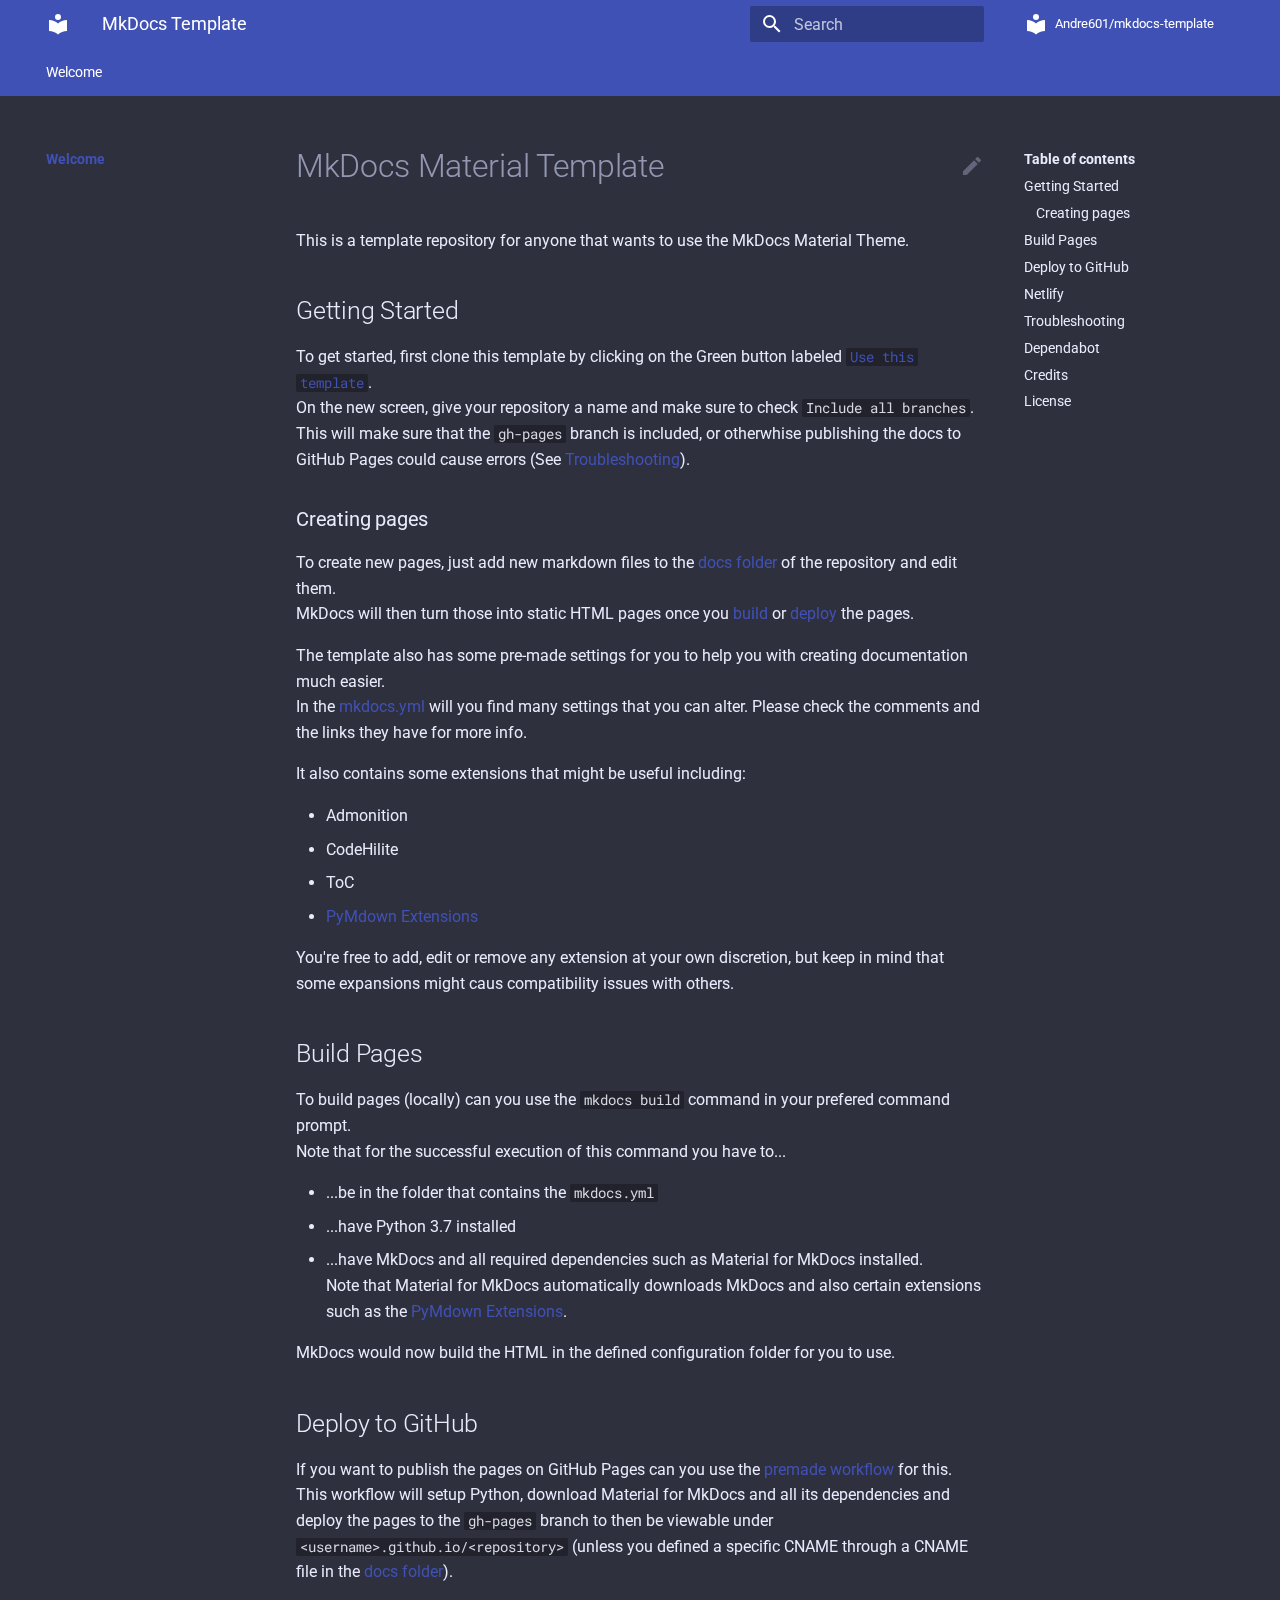
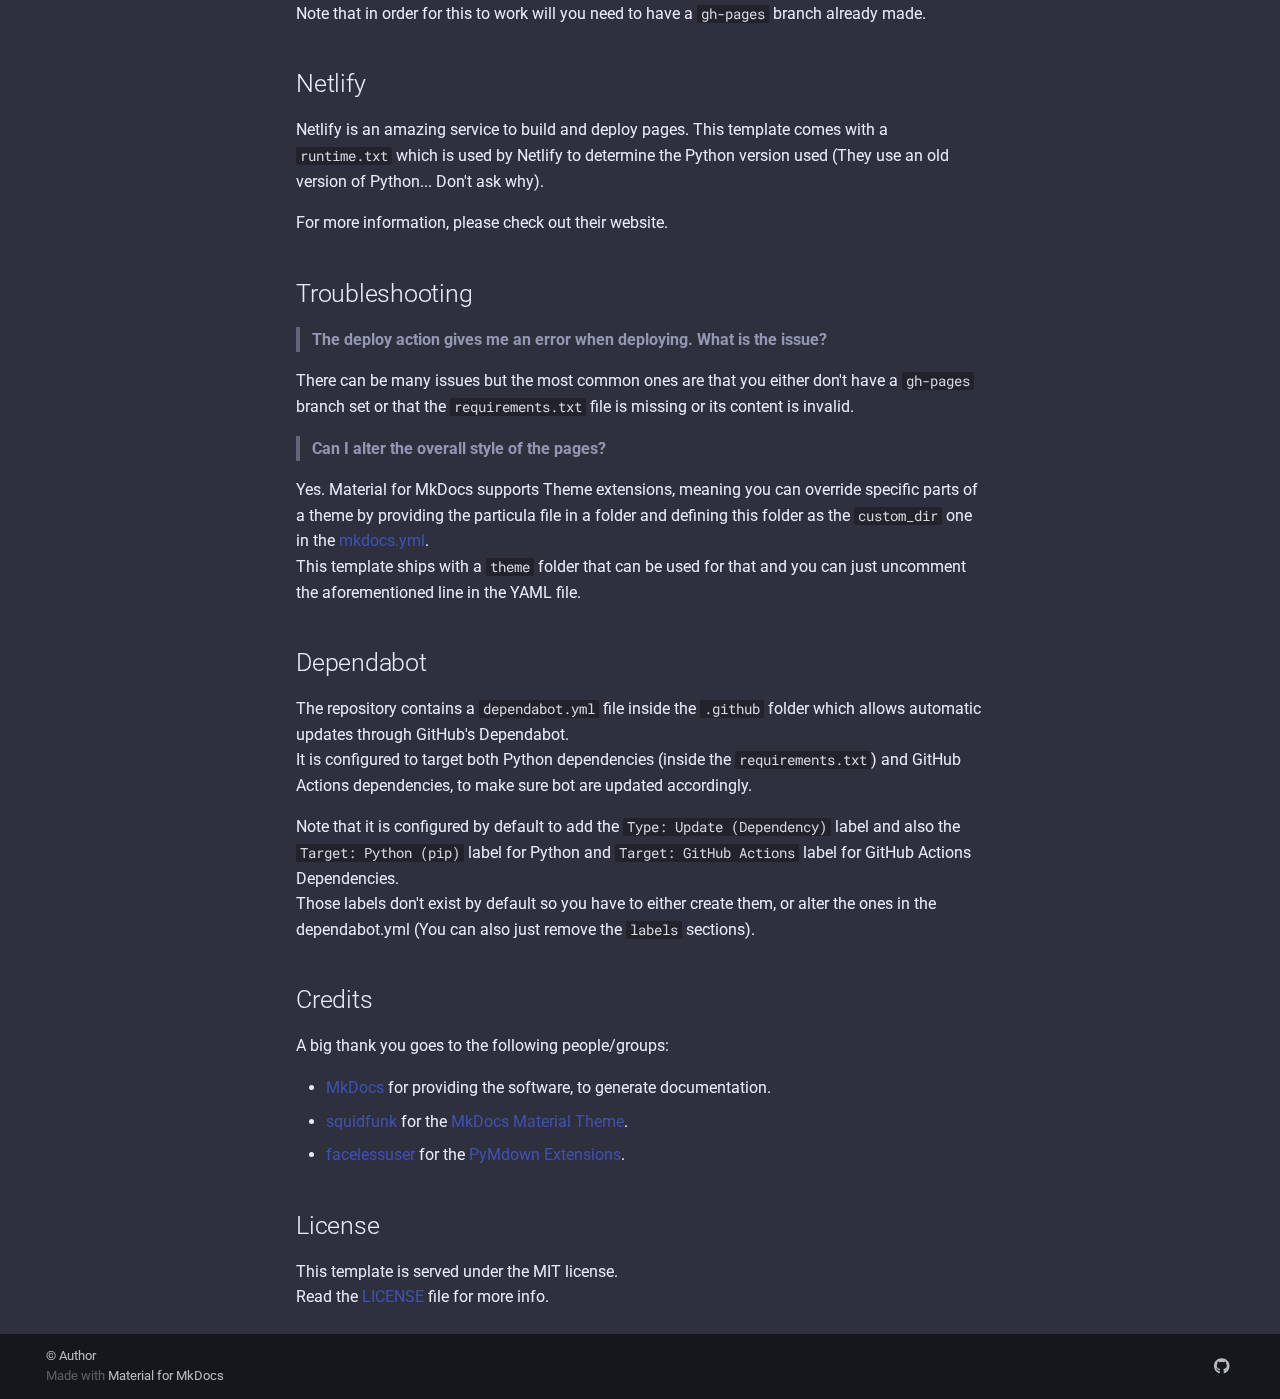
<file: index.html>
<!doctype html>
<html lang="en" class="no-js">
  <head>
    
      <meta charset="utf-8">
      <meta name="viewport" content="width=device-width,initial-scale=1">
      
        <meta name="description" content="A template for future MkDocs wikis">
      
      
        <meta name="author" content="Andre_601">
      
      
      <link rel="icon" href="assets/images/favicon.png">
      <meta name="generator" content="mkdocs-1.2.3, mkdocs-material-8.0.5">
    
    
      
        <title>MkDocs Template</title>
      
    
    
      <link rel="stylesheet" href="assets/stylesheets/main.a617204b.min.css">
      
        
        <link rel="stylesheet" href="assets/stylesheets/palette.9204c3b2.min.css">
        
          
          
          <meta name="theme-color" content="#4051b5">
        
      
    
    
    
      
        
        <link rel="preconnect" href="https://fonts.gstatic.com" crossorigin>
        <link rel="stylesheet" href="https://fonts.googleapis.com/css?family=Roboto:300,400,400i,700%7CRoboto+Mono&display=fallback">
        <style>:root{--md-text-font:"Roboto";--md-code-font:"Roboto Mono"}</style>
      
    
    
    <script>__md_scope=new URL(".",location),__md_get=(e,_=localStorage,t=__md_scope)=>JSON.parse(_.getItem(t.pathname+"."+e)),__md_set=(e,_,t=localStorage,a=__md_scope)=>{try{t.setItem(a.pathname+"."+e,JSON.stringify(_))}catch(e){}}</script>
    
      

    
    
  </head>
  
  
    
    
    
    
    
    <body dir="ltr" data-md-color-scheme="slate" data-md-color-primary="indigo" data-md-color-accent="indigo">
  
    
    
    <input class="md-toggle" data-md-toggle="drawer" type="checkbox" id="__drawer" autocomplete="off">
    <input class="md-toggle" data-md-toggle="search" type="checkbox" id="__search" autocomplete="off">
    <label class="md-overlay" for="__drawer"></label>
    <div data-md-component="skip">
      
        
        <a href="#mkdocs-material-template" class="md-skip">
          Skip to content
        </a>
      
    </div>
    <div data-md-component="announce">
      
    </div>
    
    
      

<header class="md-header" data-md-component="header">
  <nav class="md-header__inner md-grid" aria-label="Header">
    <a href="." title="MkDocs Template" class="md-header__button md-logo" aria-label="MkDocs Template" data-md-component="logo">
      
  
  <svg xmlns="http://www.w3.org/2000/svg" viewBox="0 0 24 24"><path d="M12 8a3 3 0 0 0 3-3 3 3 0 0 0-3-3 3 3 0 0 0-3 3 3 3 0 0 0 3 3m0 3.54C9.64 9.35 6.5 8 3 8v11c3.5 0 6.64 1.35 9 3.54 2.36-2.19 5.5-3.54 9-3.54V8c-3.5 0-6.64 1.35-9 3.54z"/></svg>

    </a>
    <label class="md-header__button md-icon" for="__drawer">
      <svg xmlns="http://www.w3.org/2000/svg" viewBox="0 0 24 24"><path d="M3 6h18v2H3V6m0 5h18v2H3v-2m0 5h18v2H3v-2z"/></svg>
    </label>
    <div class="md-header__title" data-md-component="header-title">
      <div class="md-header__ellipsis">
        <div class="md-header__topic">
          <span class="md-ellipsis">
            MkDocs Template
          </span>
        </div>
        <div class="md-header__topic" data-md-component="header-topic">
          <span class="md-ellipsis">
            
              Welcome
            
          </span>
        </div>
      </div>
    </div>
    
    
    
      <label class="md-header__button md-icon" for="__search">
        <svg xmlns="http://www.w3.org/2000/svg" viewBox="0 0 24 24"><path d="M9.5 3A6.5 6.5 0 0 1 16 9.5c0 1.61-.59 3.09-1.56 4.23l.27.27h.79l5 5-1.5 1.5-5-5v-.79l-.27-.27A6.516 6.516 0 0 1 9.5 16 6.5 6.5 0 0 1 3 9.5 6.5 6.5 0 0 1 9.5 3m0 2C7 5 5 7 5 9.5S7 14 9.5 14 14 12 14 9.5 12 5 9.5 5z"/></svg>
      </label>
      <div class="md-search" data-md-component="search" role="dialog">
  <label class="md-search__overlay" for="__search"></label>
  <div class="md-search__inner" role="search">
    <form class="md-search__form" name="search">
      <input type="text" class="md-search__input" name="query" aria-label="Search" placeholder="Search" autocapitalize="off" autocorrect="off" autocomplete="off" spellcheck="false" data-md-component="search-query" required>
      <label class="md-search__icon md-icon" for="__search">
        <svg xmlns="http://www.w3.org/2000/svg" viewBox="0 0 24 24"><path d="M9.5 3A6.5 6.5 0 0 1 16 9.5c0 1.61-.59 3.09-1.56 4.23l.27.27h.79l5 5-1.5 1.5-5-5v-.79l-.27-.27A6.516 6.516 0 0 1 9.5 16 6.5 6.5 0 0 1 3 9.5 6.5 6.5 0 0 1 9.5 3m0 2C7 5 5 7 5 9.5S7 14 9.5 14 14 12 14 9.5 12 5 9.5 5z"/></svg>
        <svg xmlns="http://www.w3.org/2000/svg" viewBox="0 0 24 24"><path d="M20 11v2H8l5.5 5.5-1.42 1.42L4.16 12l7.92-7.92L13.5 5.5 8 11h12z"/></svg>
      </label>
      <nav class="md-search__options" aria-label="Search">
        
        <button type="reset" class="md-search__icon md-icon" aria-label="Clear" tabindex="-1">
          <svg xmlns="http://www.w3.org/2000/svg" viewBox="0 0 24 24"><path d="M19 6.41 17.59 5 12 10.59 6.41 5 5 6.41 10.59 12 5 17.59 6.41 19 12 13.41 17.59 19 19 17.59 13.41 12 19 6.41z"/></svg>
        </button>
      </nav>
      
    </form>
    <div class="md-search__output">
      <div class="md-search__scrollwrap" data-md-scrollfix>
        <div class="md-search-result" data-md-component="search-result">
          <div class="md-search-result__meta">
            Initializing search
          </div>
          <ol class="md-search-result__list"></ol>
        </div>
      </div>
    </div>
  </div>
</div>
    
    
      <div class="md-header__source">
        <a href="https://github.com/Andre601/mkdocs-template/" title="Go to repository" class="md-source" data-md-component="source">
  <div class="md-source__icon md-icon">
    
    <svg xmlns="http://www.w3.org/2000/svg" viewBox="0 0 24 24"><path d="M12 8a3 3 0 0 0 3-3 3 3 0 0 0-3-3 3 3 0 0 0-3 3 3 3 0 0 0 3 3m0 3.54C9.64 9.35 6.5 8 3 8v11c3.5 0 6.64 1.35 9 3.54 2.36-2.19 5.5-3.54 9-3.54V8c-3.5 0-6.64 1.35-9 3.54z"/></svg>
  </div>
  <div class="md-source__repository">
    Andre601/mkdocs-template
  </div>
</a>
      </div>
    
  </nav>
  
</header>
    
    <div class="md-container" data-md-component="container">
      
      
        
          
            
<nav class="md-tabs" aria-label="Tabs" data-md-component="tabs">
  <div class="md-tabs__inner md-grid">
    <ul class="md-tabs__list">
      
        
  
  
    
  


  <li class="md-tabs__item">
    <a href="." class="md-tabs__link md-tabs__link--active">
      Welcome
    </a>
  </li>

      
    </ul>
  </div>
</nav>
          
        
      
      <main class="md-main" data-md-component="main">
        <div class="md-main__inner md-grid">
          
            
              
              <div class="md-sidebar md-sidebar--primary" data-md-component="sidebar" data-md-type="navigation" >
                <div class="md-sidebar__scrollwrap">
                  <div class="md-sidebar__inner">
                    

  


<nav class="md-nav md-nav--primary md-nav--lifted" aria-label="Navigation" data-md-level="0">
  <label class="md-nav__title" for="__drawer">
    <a href="." title="MkDocs Template" class="md-nav__button md-logo" aria-label="MkDocs Template" data-md-component="logo">
      
  
  <svg xmlns="http://www.w3.org/2000/svg" viewBox="0 0 24 24"><path d="M12 8a3 3 0 0 0 3-3 3 3 0 0 0-3-3 3 3 0 0 0-3 3 3 3 0 0 0 3 3m0 3.54C9.64 9.35 6.5 8 3 8v11c3.5 0 6.64 1.35 9 3.54 2.36-2.19 5.5-3.54 9-3.54V8c-3.5 0-6.64 1.35-9 3.54z"/></svg>

    </a>
    MkDocs Template
  </label>
  
    <div class="md-nav__source">
      <a href="https://github.com/Andre601/mkdocs-template/" title="Go to repository" class="md-source" data-md-component="source">
  <div class="md-source__icon md-icon">
    
    <svg xmlns="http://www.w3.org/2000/svg" viewBox="0 0 24 24"><path d="M12 8a3 3 0 0 0 3-3 3 3 0 0 0-3-3 3 3 0 0 0-3 3 3 3 0 0 0 3 3m0 3.54C9.64 9.35 6.5 8 3 8v11c3.5 0 6.64 1.35 9 3.54 2.36-2.19 5.5-3.54 9-3.54V8c-3.5 0-6.64 1.35-9 3.54z"/></svg>
  </div>
  <div class="md-source__repository">
    Andre601/mkdocs-template
  </div>
</a>
    </div>
  
  <ul class="md-nav__list" data-md-scrollfix>
    
      
      
      

  
  
    
  
  
    <li class="md-nav__item md-nav__item--active">
      
      <input class="md-nav__toggle md-toggle" data-md-toggle="toc" type="checkbox" id="__toc">
      
      
        
      
      
        <label class="md-nav__link md-nav__link--active" for="__toc">
          Welcome
          <span class="md-nav__icon md-icon"></span>
        </label>
      
      <a href="." class="md-nav__link md-nav__link--active">
        Welcome
      </a>
      
        

<nav class="md-nav md-nav--secondary" aria-label="Table of contents">
  
  
  
    
  
  
    <label class="md-nav__title" for="__toc">
      <span class="md-nav__icon md-icon"></span>
      Table of contents
    </label>
    <ul class="md-nav__list" data-md-component="toc" data-md-scrollfix>
      
        <li class="md-nav__item">
  <a href="#getting-started" class="md-nav__link">
    Getting Started
  </a>
  
    <nav class="md-nav" aria-label="Getting Started">
      <ul class="md-nav__list">
        
          <li class="md-nav__item">
  <a href="#creating-pages" class="md-nav__link">
    Creating pages
  </a>
  
</li>
        
      </ul>
    </nav>
  
</li>
      
        <li class="md-nav__item">
  <a href="#build-pages" class="md-nav__link">
    Build Pages
  </a>
  
</li>
      
        <li class="md-nav__item">
  <a href="#deploy-to-github" class="md-nav__link">
    Deploy to GitHub
  </a>
  
</li>
      
        <li class="md-nav__item">
  <a href="#netlify" class="md-nav__link">
    Netlify
  </a>
  
</li>
      
        <li class="md-nav__item">
  <a href="#troubleshooting" class="md-nav__link">
    Troubleshooting
  </a>
  
</li>
      
        <li class="md-nav__item">
  <a href="#dependabot" class="md-nav__link">
    Dependabot
  </a>
  
</li>
      
        <li class="md-nav__item">
  <a href="#credits" class="md-nav__link">
    Credits
  </a>
  
</li>
      
        <li class="md-nav__item">
  <a href="#license" class="md-nav__link">
    License
  </a>
  
</li>
      
    </ul>
  
</nav>
      
    </li>
  

    
  </ul>
</nav>
                  </div>
                </div>
              </div>
            
            
              
              <div class="md-sidebar md-sidebar--secondary" data-md-component="sidebar" data-md-type="toc" >
                <div class="md-sidebar__scrollwrap">
                  <div class="md-sidebar__inner">
                    

<nav class="md-nav md-nav--secondary" aria-label="Table of contents">
  
  
  
    
  
  
    <label class="md-nav__title" for="__toc">
      <span class="md-nav__icon md-icon"></span>
      Table of contents
    </label>
    <ul class="md-nav__list" data-md-component="toc" data-md-scrollfix>
      
        <li class="md-nav__item">
  <a href="#getting-started" class="md-nav__link">
    Getting Started
  </a>
  
    <nav class="md-nav" aria-label="Getting Started">
      <ul class="md-nav__list">
        
          <li class="md-nav__item">
  <a href="#creating-pages" class="md-nav__link">
    Creating pages
  </a>
  
</li>
        
      </ul>
    </nav>
  
</li>
      
        <li class="md-nav__item">
  <a href="#build-pages" class="md-nav__link">
    Build Pages
  </a>
  
</li>
      
        <li class="md-nav__item">
  <a href="#deploy-to-github" class="md-nav__link">
    Deploy to GitHub
  </a>
  
</li>
      
        <li class="md-nav__item">
  <a href="#netlify" class="md-nav__link">
    Netlify
  </a>
  
</li>
      
        <li class="md-nav__item">
  <a href="#troubleshooting" class="md-nav__link">
    Troubleshooting
  </a>
  
</li>
      
        <li class="md-nav__item">
  <a href="#dependabot" class="md-nav__link">
    Dependabot
  </a>
  
</li>
      
        <li class="md-nav__item">
  <a href="#credits" class="md-nav__link">
    Credits
  </a>
  
</li>
      
        <li class="md-nav__item">
  <a href="#license" class="md-nav__link">
    License
  </a>
  
</li>
      
    </ul>
  
</nav>
                  </div>
                </div>
              </div>
            
          
          <div class="md-content" data-md-component="content">
            <article class="md-content__inner md-typeset">
              
                
<a href="https://github.com/Andre601/mkdocs-template/edit/master/docs/index.md" title="Edit this page" class="md-content__button md-icon">
  <svg xmlns="http://www.w3.org/2000/svg" viewBox="0 0 24 24"><path d="M20.71 7.04c.39-.39.39-1.04 0-1.41l-2.34-2.34c-.37-.39-1.02-.39-1.41 0l-1.84 1.83 3.75 3.75M3 17.25V21h3.75L17.81 9.93l-3.75-3.75L3 17.25z"/></svg>
</a>


<h1 id="mkdocs-material-template">MkDocs Material Template<a class="headerlink" href="#mkdocs-material-template" title="Permanent link">&para;</a></h1>
<p>This is a template repository for anyone that wants to use the MkDocs Material Theme.</p>
<h2 id="getting-started">Getting Started<a class="headerlink" href="#getting-started" title="Permanent link">&para;</a></h2>
<p>To get started, first clone this template by clicking on the Green button labeled <a href="https://github.com/Andre601/mkdocs-template/generate"><code>Use this template</code></a>.<br />
On the new screen, give your repository a name and make sure to check <code>Include all branches</code>. This will make sure that the <code>gh-pages</code> branch is included, or otherwhise publishing the docs to GitHub Pages could cause errors (See <a href="#troubleshooting">Troubleshooting</a>).</p>
<h3 id="creating-pages">Creating pages<a class="headerlink" href="#creating-pages" title="Permanent link">&para;</a></h3>
<p>To create new pages, just add new markdown files to the <a href="https://github.com/Andre601/mkdocs-template/blob/master/docs">docs folder</a> of the repository and edit them.<br />
MkDocs will then turn those into static HTML pages once you <a href="#build-pages">build</a> or <a href="#deploy-to-github">deploy</a> the pages.</p>
<p>The template also has some pre-made settings for you to help you with creating documentation much easier.<br />
In the <a href="https://github.com/Andre601/mkdocs-template/blob/master/mkdocs.yml">mkdocs.yml</a> will you find many settings that you can alter. Please check the comments and the links they have for more info.</p>
<p>It also contains some extensions that might be useful including:</p>
<ul>
<li>Admonition</li>
<li>CodeHilite</li>
<li>ToC</li>
<li><a href="https://github.com/facelessuser/pymdown-extensions/">PyMdown Extensions</a></li>
</ul>
<p>You're free to add, edit or remove any extension at your own discretion, but keep in mind that some expansions might caus compatibility issues with others.</p>
<h2 id="build-pages">Build Pages<a class="headerlink" href="#build-pages" title="Permanent link">&para;</a></h2>
<p>To build pages (locally) can you use the <code>mkdocs build</code> command in your prefered command prompt.<br />
Note that for the successful execution of this command you have to...</p>
<ul>
<li>...be in the folder that contains the <code>mkdocs.yml</code></li>
<li>...have Python 3.7 installed</li>
<li>...have MkDocs and all required dependencies such as Material for MkDocs installed.<br />
Note that Material for MkDocs automatically downloads MkDocs and also certain extensions such as the <a href="https://github.com/facelessuser/pymdown-extensions/">PyMdown Extensions</a>.</li>
</ul>
<p>MkDocs would now build the HTML in the defined configuration folder for you to use.</p>
<h2 id="deploy-to-github">Deploy to GitHub<a class="headerlink" href="#deploy-to-github" title="Permanent link">&para;</a></h2>
<p>If you want to publish the pages on GitHub Pages can you use the <a href="https://github.com/Andre601/mkdocs-template/blob/master/.github/workflows/deploy.yml">premade workflow</a> for this.<br />
This workflow will setup Python, download Material for MkDocs and all its dependencies and deploy the pages to the <code>gh-pages</code> branch to then be viewable under <code>&lt;username&gt;.github.io/&lt;repository&gt;</code> (unless you defined a specific CNAME through a CNAME file in the <a href="https://github.com/Andre601/mkdocs-template/blob/master/docs">docs folder</a>).</p>
<p>Note that in order for this to work will you need to have a <code>gh-pages</code> branch already made.</p>
<h2 id="netlify">Netlify<a class="headerlink" href="#netlify" title="Permanent link">&para;</a></h2>
<p>Netlify is an amazing service to build and deploy pages. This template comes with a <code>runtime.txt</code> which is used by Netlify to determine the Python version used (They use an old version of Python... Don't ask why).</p>
<p>For more information, please check out their website.</p>
<h2 id="troubleshooting">Troubleshooting<a class="headerlink" href="#troubleshooting" title="Permanent link">&para;</a></h2>
<blockquote>
<p><strong>The deploy action gives me an error when deploying. What is the issue?</strong></p>
</blockquote>
<p>There can be many issues but the most common ones are that you either don't have a <code>gh-pages</code> branch set or that the <code>requirements.txt</code> file is missing or its content is invalid.</p>
<blockquote>
<p><strong>Can I alter the overall style of the pages?</strong></p>
</blockquote>
<p>Yes. Material for MkDocs supports Theme extensions, meaning you can override specific parts of a theme by providing the particula file in a folder and defining this folder as the <code>custom_dir</code> one in the <a href="https://github.com/Andre601/mkdocs-template/blob/master/mkdocs.yml">mkdocs.yml</a>.<br />
This template ships with a <code>theme</code> folder that can be used for that and you can just uncomment the aforementioned line in the YAML file.</p>
<h2 id="dependabot">Dependabot<a class="headerlink" href="#dependabot" title="Permanent link">&para;</a></h2>
<p>The repository contains a <code>dependabot.yml</code> file inside the <code>.github</code> folder which allows automatic updates through GitHub's Dependabot.<br />
It is configured to target both Python dependencies (inside the <code>requirements.txt</code>) and GitHub Actions dependencies, to make sure bot are updated accordingly.</p>
<p>Note that it is configured by default to add the <code>Type: Update (Dependency)</code> label and also the <code>Target: Python (pip)</code> label for Python and <code>Target: GitHub Actions</code> label for GitHub Actions Dependencies.<br />
Those labels don't exist by default so you have to either create them, or alter the ones in the dependabot.yml (You can also just remove the <code>labels</code> sections).</p>
<h2 id="credits">Credits<a class="headerlink" href="#credits" title="Permanent link">&para;</a></h2>
<p>A big thank you goes to the following people/groups:</p>
<ul>
<li><a href="https://www.mkdocs.org/">MkDocs</a> for providing the software, to generate documentation.</li>
<li><a href="https://github.com/squidfunk">squidfunk</a> for the <a href="https://github.com/squidfunk/mkdocs-material">MkDocs Material Theme</a>.</li>
<li><a href="https://github.com/facelessuser">facelessuser</a> for the <a href="https://github.com/facelessuser/pymdown-extensions/">PyMdown Extensions</a>.</li>
</ul>
<h2 id="license">License<a class="headerlink" href="#license" title="Permanent link">&para;</a></h2>
<p>This template is served under the MIT license.<br />
Read the <a href="https://github.com/Andre601/mkdocs-template/blob/master/LICENSE">LICENSE</a> file for more info.</p>

              
            </article>
          </div>
        </div>
        
      </main>
      
        <footer class="md-footer">
  
  <div class="md-footer-meta md-typeset">
    <div class="md-footer-meta__inner md-grid">
      <div class="md-copyright">
  
    <div class="md-copyright__highlight">
      &copy; Author

    </div>
  
  
    Made with
    <a href="https://squidfunk.github.io/mkdocs-material/" target="_blank" rel="noopener">
      Material for MkDocs
    </a>
  
</div>
      
        <div class="md-social">
  
    
    
      
      
    
    <a href="https://github.com/Andre601/mkdocs-template" target="_blank" rel="noopener" title="github.com" class="md-social__link">
      <svg xmlns="http://www.w3.org/2000/svg" viewBox="0 0 496 512"><path d="M165.9 397.4c0 2-2.3 3.6-5.2 3.6-3.3.3-5.6-1.3-5.6-3.6 0-2 2.3-3.6 5.2-3.6 3-.3 5.6 1.3 5.6 3.6zm-31.1-4.5c-.7 2 1.3 4.3 4.3 4.9 2.6 1 5.6 0 6.2-2s-1.3-4.3-4.3-5.2c-2.6-.7-5.5.3-6.2 2.3zm44.2-1.7c-2.9.7-4.9 2.6-4.6 4.9.3 2 2.9 3.3 5.9 2.6 2.9-.7 4.9-2.6 4.6-4.6-.3-1.9-3-3.2-5.9-2.9zM244.8 8C106.1 8 0 113.3 0 252c0 110.9 69.8 205.8 169.5 239.2 12.8 2.3 17.3-5.6 17.3-12.1 0-6.2-.3-40.4-.3-61.4 0 0-70 15-84.7-29.8 0 0-11.4-29.1-27.8-36.6 0 0-22.9-15.7 1.6-15.4 0 0 24.9 2 38.6 25.8 21.9 38.6 58.6 27.5 72.9 20.9 2.3-16 8.8-27.1 16-33.7-55.9-6.2-112.3-14.3-112.3-110.5 0-27.5 7.6-41.3 23.6-58.9-2.6-6.5-11.1-33.3 2.6-67.9 20.9-6.5 69 27 69 27 20-5.6 41.5-8.5 62.8-8.5s42.8 2.9 62.8 8.5c0 0 48.1-33.6 69-27 13.7 34.7 5.2 61.4 2.6 67.9 16 17.7 25.8 31.5 25.8 58.9 0 96.5-58.9 104.2-114.8 110.5 9.2 7.9 17 22.9 17 46.4 0 33.7-.3 75.4-.3 83.6 0 6.5 4.6 14.4 17.3 12.1C428.2 457.8 496 362.9 496 252 496 113.3 383.5 8 244.8 8zM97.2 352.9c-1.3 1-1 3.3.7 5.2 1.6 1.6 3.9 2.3 5.2 1 1.3-1 1-3.3-.7-5.2-1.6-1.6-3.9-2.3-5.2-1zm-10.8-8.1c-.7 1.3.3 2.9 2.3 3.9 1.6 1 3.6.7 4.3-.7.7-1.3-.3-2.9-2.3-3.9-2-.6-3.6-.3-4.3.7zm32.4 35.6c-1.6 1.3-1 4.3 1.3 6.2 2.3 2.3 5.2 2.6 6.5 1 1.3-1.3.7-4.3-1.3-6.2-2.2-2.3-5.2-2.6-6.5-1zm-11.4-14.7c-1.6 1-1.6 3.6 0 5.9 1.6 2.3 4.3 3.3 5.6 2.3 1.6-1.3 1.6-3.9 0-6.2-1.4-2.3-4-3.3-5.6-2z"/></svg>
    </a>
  
</div>
      
    </div>
  </div>
</footer>
      
    </div>
    <div class="md-dialog" data-md-component="dialog">
      <div class="md-dialog__inner md-typeset"></div>
    </div>
    <script id="__config" type="application/json">{"base": ".", "features": ["navigation.tabs"], "translations": {"clipboard.copy": "Copy to clipboard", "clipboard.copied": "Copied to clipboard", "search.config.lang": "en", "search.config.pipeline": "trimmer, stopWordFilter", "search.config.separator": "[\\s\\-]+", "search.placeholder": "Search", "search.result.placeholder": "Type to start searching", "search.result.none": "No matching documents", "search.result.one": "1 matching document", "search.result.other": "# matching documents", "search.result.more.one": "1 more on this page", "search.result.more.other": "# more on this page", "search.result.term.missing": "Missing", "select.version.title": "Select version"}, "search": "assets/javascripts/workers/search.cefbb252.min.js"}</script>
    
    
      <script src="assets/javascripts/bundle.a5f8ea78.min.js"></script>
      
    
  </body>
</html>
</file>
<file: assets/stylesheets/main.a617204b.min.css>
@charset "UTF-8";html{-webkit-text-size-adjust:none;-moz-text-size-adjust:none;text-size-adjust:none;box-sizing:border-box}*,:after,:before{box-sizing:inherit}body{margin:0}a,button,input,label{-webkit-tap-highlight-color:transparent}a{color:inherit;text-decoration:none}hr{border:0;box-sizing:content-box;display:block;height:.05rem;overflow:visible;padding:0}small{font-size:80%}sub,sup{line-height:1em}img{border-style:none}table{border-collapse:separate;border-spacing:0}td,th{font-weight:400;vertical-align:top}button{background:transparent;border:0;font-family:inherit;font-size:inherit;margin:0;padding:0}input{border:0;outline:none}:root{--md-default-fg-color:rgba(0,0,0,.87);--md-default-fg-color--light:rgba(0,0,0,.54);--md-default-fg-color--lighter:rgba(0,0,0,.32);--md-default-fg-color--lightest:rgba(0,0,0,.07);--md-default-bg-color:#fff;--md-default-bg-color--light:hsla(0,0%,100%,.7);--md-default-bg-color--lighter:hsla(0,0%,100%,.3);--md-default-bg-color--lightest:hsla(0,0%,100%,.12);--md-primary-fg-color:#4051b5;--md-primary-fg-color--light:#5d6cc0;--md-primary-fg-color--dark:#303fa1;--md-primary-bg-color:#fff;--md-primary-bg-color--light:hsla(0,0%,100%,.7);--md-accent-fg-color:#526cfe;--md-accent-fg-color--transparent:rgba(82,108,254,.1);--md-accent-bg-color:#fff;--md-accent-bg-color--light:hsla(0,0%,100%,.7);--md-shadow-z1:0 0.2rem 0.5rem rgba(0,0,0,.05),0 0 0.05rem rgba(0,0,0,.1);--md-shadow-z2:0 0.2rem 0.5rem rgba(0,0,0,.1),0 0 0.05rem rgba(0,0,0,.25);--md-shadow-z3:0 0.2rem 0.5rem rgba(0,0,0,.2),0 0 0.05rem rgba(0,0,0,.35)}:root>*{--md-code-fg-color:#36464e;--md-code-bg-color:#f5f5f5;--md-code-hl-color:rgba(255,255,0,.5);--md-code-hl-number-color:#d52a2a;--md-code-hl-special-color:#db1457;--md-code-hl-function-color:#a846b9;--md-code-hl-constant-color:#6e59d9;--md-code-hl-keyword-color:#3f6ec6;--md-code-hl-string-color:#1c7d4d;--md-code-hl-name-color:var(--md-code-fg-color);--md-code-hl-operator-color:var(--md-default-fg-color--light);--md-code-hl-punctuation-color:var(--md-default-fg-color--light);--md-code-hl-comment-color:var(--md-default-fg-color--light);--md-code-hl-generic-color:var(--md-default-fg-color--light);--md-code-hl-variable-color:var(--md-default-fg-color--light);--md-typeset-color:var(--md-default-fg-color);--md-typeset-a-color:var(--md-primary-fg-color);--md-typeset-mark-color:rgba(255,255,0,.5);--md-typeset-del-color:rgba(245,80,61,.15);--md-typeset-ins-color:rgba(11,213,112,.15);--md-typeset-kbd-color:#fafafa;--md-typeset-kbd-accent-color:#fff;--md-typeset-kbd-border-color:#b8b8b8;--md-typeset-table-color:rgba(0,0,0,.12);--md-admonition-fg-color:var(--md-default-fg-color);--md-admonition-bg-color:var(--md-default-bg-color);--md-footer-fg-color:#fff;--md-footer-fg-color--light:hsla(0,0%,100%,.7);--md-footer-fg-color--lighter:hsla(0,0%,100%,.3);--md-footer-bg-color:rgba(0,0,0,.87);--md-footer-bg-color--dark:rgba(0,0,0,.32)}.md-icon svg{fill:currentColor;display:block;height:1.2rem;width:1.2rem}body{-webkit-font-smoothing:antialiased;-moz-osx-font-smoothing:grayscale;--md-text-font-family:var(--md-text-font,_),-apple-system,BlinkMacSystemFont,Helvetica,Arial,sans-serif;--md-code-font-family:var(--md-code-font,_),SFMono-Regular,Consolas,Menlo,monospace}body,input{font-feature-settings:"kern","liga";font-family:var(--md-text-font-family)}body,code,input,kbd,pre{color:var(--md-typeset-color)}code,kbd,pre{font-feature-settings:"kern";font-family:var(--md-code-font-family)}:root{--md-typeset-table-sort-icon:url('data:image/svg+xml;charset=utf-8,<svg xmlns="http://www.w3.org/2000/svg" viewBox="0 0 24 24"><path d="m18 21-4-4h3V7h-3l4-4 4 4h-3v10h3M2 19v-2h10v2M2 13v-2h7v2M2 7V5h4v2H2z"/></svg>');--md-typeset-table-sort-icon--asc:url('data:image/svg+xml;charset=utf-8,<svg xmlns="http://www.w3.org/2000/svg" viewBox="0 0 24 24"><path d="M19 17h3l-4 4-4-4h3V3h2M2 17h10v2H2M6 5v2H2V5m0 6h7v2H2v-2z"/></svg>');--md-typeset-table-sort-icon--desc:url('data:image/svg+xml;charset=utf-8,<svg xmlns="http://www.w3.org/2000/svg" viewBox="0 0 24 24"><path d="M19 7h3l-4-4-4 4h3v14h2M2 17h10v2H2M6 5v2H2V5m0 6h7v2H2v-2z"/></svg>')}.md-typeset{-webkit-print-color-adjust:exact;color-adjust:exact;font-size:.8rem;line-height:1.6}@media print{.md-typeset{font-size:.68rem}}.md-typeset :is(ul,ol,dl,figure,blockquote,pre){margin:1em 0}.md-typeset h1{color:var(--md-default-fg-color--light);font-size:2em;line-height:1.3;margin:0 0 1.25em}.md-typeset h1,.md-typeset h2{font-weight:300;letter-spacing:-.01em}.md-typeset h2{font-size:1.5625em;line-height:1.4;margin:1.6em 0 .64em}.md-typeset h3{font-size:1.25em;font-weight:400;letter-spacing:-.01em;line-height:1.5;margin:1.6em 0 .8em}.md-typeset h2+h3{margin-top:.8em}.md-typeset h4{font-weight:700;letter-spacing:-.01em;margin:1em 0}.md-typeset :is(h5,h6){color:var(--md-default-fg-color--light);font-size:.8em;font-weight:700;letter-spacing:-.01em;margin:1.25em 0}.md-typeset h5{text-transform:uppercase}.md-typeset hr{border-bottom:.05rem solid var(--md-default-fg-color--lightest);display:flow-root;margin:1.5em 0}.md-typeset a{color:var(--md-typeset-a-color);word-break:break-word}.md-typeset a,.md-typeset a:before{transition:color 125ms}.md-typeset a:is(:focus,:hover){color:var(--md-accent-fg-color)}.md-typeset a.focus-visible{outline-color:var(--md-accent-fg-color);outline-offset:.2rem}.md-typeset :is(code,pre,kbd){color:var(--md-code-fg-color);direction:ltr}@media print{.md-typeset :is(code,pre,kbd){white-space:pre-wrap}}.md-typeset code{background-color:var(--md-code-bg-color);border-radius:.1rem;-webkit-box-decoration-break:clone;box-decoration-break:clone;font-size:.85em;padding:0 .2941176471em;word-break:break-word}.md-typeset code:not(.focus-visible){-webkit-tap-highlight-color:transparent;outline:none}.md-typeset :is(h1,h2,h3,h4,h5,h6) code{background-color:transparent;box-shadow:none;margin:initial;padding:initial}.md-typeset a code{color:currentColor}.md-typeset pre{display:flow-root;line-height:1.4;position:relative}.md-typeset pre>code{-webkit-box-decoration-break:slice;box-decoration-break:slice;box-shadow:none;display:block;margin:0;outline-color:var(--md-accent-fg-color);overflow:auto;padding:.7720588235em 1.1764705882em;scrollbar-color:var(--md-default-fg-color--lighter) transparent;scrollbar-width:thin;touch-action:auto;word-break:normal}.md-typeset pre>code:hover{scrollbar-color:var(--md-accent-fg-color) transparent}.md-typeset pre>code::-webkit-scrollbar{height:.2rem;width:.2rem}.md-typeset pre>code::-webkit-scrollbar-thumb{background-color:var(--md-default-fg-color--lighter)}.md-typeset pre>code::-webkit-scrollbar-thumb:hover{background-color:var(--md-accent-fg-color)}.md-typeset kbd{background-color:var(--md-typeset-kbd-color);border-radius:.1rem;box-shadow:0 .1rem 0 .05rem var(--md-typeset-kbd-border-color),0 .1rem 0 var(--md-typeset-kbd-border-color),0 -.1rem .2rem var(--md-typeset-kbd-accent-color) inset;color:var(--md-default-fg-color);display:inline-block;font-size:.75em;padding:0 .6666666667em;vertical-align:text-top;word-break:break-word}.md-typeset mark{background-color:var(--md-typeset-mark-color);-webkit-box-decoration-break:clone;box-decoration-break:clone;color:inherit;word-break:break-word}.md-typeset abbr{border-bottom:.05rem dotted var(--md-default-fg-color--light);cursor:help;text-decoration:none}@media (hover:none){.md-typeset abbr{position:relative}.md-typeset abbr[title]:is(:focus,:hover):after{background-color:var(--md-default-fg-color);border-radius:.1rem;box-shadow:var(--md-shadow-z3);color:var(--md-default-bg-color);content:attr(title);display:inline-block;font-size:.7rem;left:0;margin-top:2em;max-width:80%;min-width:-webkit-max-content;min-width:max-content;padding:.2rem .3rem;position:absolute;width:auto}}.md-typeset small{opacity:.75}.md-typeset :is(sup,sub){margin-left:.078125em}[dir=rtl] .md-typeset :is(sup,sub){margin-left:0;margin-right:.078125em}.md-typeset blockquote{border-left:.2rem solid var(--md-default-fg-color--lighter);color:var(--md-default-fg-color--light);padding-left:.6rem}[dir=rtl] .md-typeset blockquote{border-left:initial;border-right:.2rem solid var(--md-default-fg-color--lighter);padding-left:0;padding-right:.6rem}.md-typeset ul{list-style-type:disc}.md-typeset :is(ul,ol){margin-left:.625em;padding:0}.md-typeset :is(ul,ol):not([hidden]){display:flow-root}[dir=rtl] .md-typeset :is(ul,ol){margin-left:0;margin-right:.625em}.md-typeset :is(ul,ol) ol{list-style-type:lower-alpha}.md-typeset :is(ul,ol) ol ol{list-style-type:lower-roman}.md-typeset :is(ul,ol) li{margin-bottom:.5em;margin-left:1.25em}[dir=rtl] .md-typeset :is(ul,ol) li{margin-left:0;margin-right:1.25em}.md-typeset :is(ul,ol) li :is(p,blockquote){margin:.5em 0}.md-typeset :is(ul,ol) li:last-child{margin-bottom:0}.md-typeset :is(ul,ol) li :is(ul,ol){margin:.5em 0 .5em .625em}[dir=rtl] .md-typeset :is(ul,ol) li :is(ul,ol){margin-left:0;margin-right:.625em}.md-typeset dd{margin:1em 0 1.5em 1.875em}[dir=rtl] .md-typeset dd{margin-left:0;margin-right:1.875em}.md-typeset :is(img,svg){height:auto;max-width:100%}.md-typeset :is(img,svg)[align=left]{margin:1em 1em 1em 0}.md-typeset :is(img,svg)[align=right]{margin:1em 0 1em 1em}.md-typeset :is(img,svg)[align]:only-child{margin-top:0}.md-typeset figure{display:flow-root;margin:0 auto;max-width:100%;text-align:center;width:-webkit-fit-content;width:-moz-fit-content;width:fit-content}.md-typeset figure img{display:block}.md-typeset figcaption{font-style:italic;margin:1em auto 2em;max-width:24rem}.md-typeset iframe{max-width:100%}.md-typeset table:not([class]){background-color:var(--md-default-bg-color);border:.05rem solid var(--md-typeset-table-color);border-radius:.1rem;display:inline-block;font-size:.64rem;max-width:100%;overflow:auto;touch-action:auto}@media print{.md-typeset table:not([class]){display:table}}.md-typeset table:not([class])+*{margin-top:1.5em}.md-typeset table:not([class]) :is(th,td)>:first-child{margin-top:0}.md-typeset table:not([class]) :is(th,td)>:last-child{margin-bottom:0}.md-typeset table:not([class]) :is(th,td):not([align]){text-align:left}[dir=rtl] .md-typeset table:not([class]) :is(th,td):not([align]){text-align:right}.md-typeset table:not([class]) th{font-weight:700;min-width:5rem;padding:.9375em 1.25em;vertical-align:top}.md-typeset table:not([class]) th a{color:inherit}.md-typeset table:not([class]) td{border-top:.05rem solid var(--md-typeset-table-color);padding:.9375em 1.25em;vertical-align:top}.md-typeset table:not([class]) tbody tr{transition:background-color 125ms}.md-typeset table:not([class]) tbody tr:hover{background-color:rgba(0,0,0,.035);box-shadow:0 .05rem 0 var(--md-default-bg-color) inset}.md-typeset table:not([class]) a{word-break:normal}.md-typeset table th[role=columnheader]{cursor:pointer}.md-typeset table th[role=columnheader]:after{content:"";display:inline-block;height:1.2em;margin-left:.5em;-webkit-mask-image:var(--md-typeset-table-sort-icon);mask-image:var(--md-typeset-table-sort-icon);-webkit-mask-repeat:no-repeat;mask-repeat:no-repeat;-webkit-mask-size:contain;mask-size:contain;transition:background-color 125ms;vertical-align:text-bottom;width:1.2em}.md-typeset table th[role=columnheader]:hover:after{background-color:var(--md-default-fg-color--lighter)}.md-typeset table th[role=columnheader][aria-sort=ascending]:after{background-color:var(--md-default-fg-color--light);-webkit-mask-image:var(--md-typeset-table-sort-icon--asc);mask-image:var(--md-typeset-table-sort-icon--asc)}.md-typeset table th[role=columnheader][aria-sort=descending]:after{background-color:var(--md-default-fg-color--light);-webkit-mask-image:var(--md-typeset-table-sort-icon--desc);mask-image:var(--md-typeset-table-sort-icon--desc)}.md-typeset__scrollwrap{margin:1em -.8rem;overflow-x:auto;touch-action:auto}.md-typeset__table{display:inline-block;margin-bottom:.5em;padding:0 .8rem}@media print{.md-typeset__table{display:block}}html .md-typeset__table table{display:table;margin:0;overflow:hidden;width:100%}@media screen and (max-width:44.9375em){.md-content__inner>pre{margin:1em -.8rem}.md-content__inner>pre code{border-radius:0}}.md-banner{background-color:var(--md-footer-bg-color);color:var(--md-footer-fg-color);overflow:auto}@media print{.md-banner{display:none}}.md-banner--warning{background:var(--md-typeset-mark-color);color:var(--md-default-fg-color)}.md-banner__inner{font-size:.7rem;margin:.6rem auto;padding:0 .8rem}html{font-size:125%;height:100%;overflow-x:hidden}@media screen and (min-width:100em){html{font-size:137.5%}}@media screen and (min-width:125em){html{font-size:150%}}body{background-color:var(--md-default-bg-color);display:flex;flex-direction:column;font-size:.5rem;min-height:100%;position:relative;width:100%}@media print{body{display:block}}@media screen and (max-width:59.9375em){body[data-md-state=lock]{position:fixed}}.md-grid{margin-left:auto;margin-right:auto;max-width:61rem}.md-container{display:flex;flex-direction:column;flex-grow:1}@media print{.md-container{display:block}}.md-main{flex-grow:1}.md-main__inner{display:flex;height:100%;margin-top:1.5rem}.md-ellipsis{overflow:hidden;text-overflow:ellipsis;white-space:nowrap}.md-toggle{display:none}.md-option{height:0;opacity:0;position:absolute;width:0}.md-option:checked+label:not([hidden]){display:block}.md-option.focus-visible+label{outline-color:var(--md-accent-fg-color);outline-style:auto}.md-skip{background-color:var(--md-default-fg-color);border-radius:.1rem;color:var(--md-default-bg-color);font-size:.64rem;margin:.5rem;opacity:0;outline-color:var(--md-accent-fg-color);padding:.3rem .5rem;position:fixed;transform:translateY(.4rem);z-index:-1}.md-skip:focus{opacity:1;transform:translateY(0);transition:transform .25s cubic-bezier(.4,0,.2,1),opacity 175ms 75ms;z-index:10}@page{margin:25mm}:root{--md-clipboard-icon:url('data:image/svg+xml;charset=utf-8,<svg xmlns="http://www.w3.org/2000/svg" viewBox="0 0 24 24"><path d="M19 21H8V7h11m0-2H8a2 2 0 0 0-2 2v14a2 2 0 0 0 2 2h11a2 2 0 0 0 2-2V7a2 2 0 0 0-2-2m-3-4H4a2 2 0 0 0-2 2v14h2V3h12V1z"/></svg>')}.md-clipboard{border-radius:.1rem;color:var(--md-default-fg-color--lightest);cursor:pointer;height:1.5em;outline-color:var(--md-accent-fg-color);outline-offset:.1rem;position:absolute;right:.5em;top:.5em;transition:color .25s;width:1.5em;z-index:1}@media print{.md-clipboard{display:none}}.md-clipboard:not(.focus-visible){-webkit-tap-highlight-color:transparent;outline:none}:hover>.md-clipboard{color:var(--md-default-fg-color--light)}.md-clipboard:is(:focus,:hover){color:var(--md-accent-fg-color)}.md-clipboard:after{background-color:currentColor;content:"";display:block;height:1.125em;margin:0 auto;-webkit-mask-image:var(--md-clipboard-icon);mask-image:var(--md-clipboard-icon);-webkit-mask-repeat:no-repeat;mask-repeat:no-repeat;-webkit-mask-size:contain;mask-size:contain;width:1.125em}.md-clipboard--inline{cursor:pointer}.md-clipboard--inline code{transition:color .25s,background-color .25s}.md-clipboard--inline:is(:focus,:hover) code{background-color:var(--md-accent-fg-color--transparent);color:var(--md-accent-fg-color)}.md-content{flex-grow:1;min-width:0}.md-content__inner{margin:0 .8rem 1.2rem;padding-top:.6rem}@media screen and (min-width:76.25em){[dir=ltr] .md-sidebar--primary:not([hidden])~.md-content>.md-content__inner{margin-left:1.2rem}[dir=rtl] .md-sidebar--primary:not([hidden])~.md-content>.md-content__inner{margin-right:1.2rem}[dir=ltr] .md-sidebar--secondary:not([hidden])~.md-content>.md-content__inner{margin-right:1.2rem}[dir=rtl] .md-sidebar--secondary:not([hidden])~.md-content>.md-content__inner{margin-left:1.2rem}}.md-content__inner:before{content:"";display:block;height:.4rem}.md-content__inner>:last-child{margin-bottom:0}.md-content__button{float:right;margin:.4rem 0 .4rem .4rem;padding:0}@media print{.md-content__button{display:none}}[dir=rtl] .md-content__button{float:left;margin-left:0;margin-right:.4rem}[dir=rtl] .md-content__button svg{transform:scaleX(-1)}.md-typeset .md-content__button{color:var(--md-default-fg-color--lighter)}.md-content__button svg{display:inline;vertical-align:top}.md-dialog{background-color:var(--md-default-fg-color);border-radius:.1rem;bottom:.8rem;box-shadow:var(--md-shadow-z3);left:auto;min-width:11.1rem;opacity:0;padding:.4rem .6rem;pointer-events:none;position:fixed;right:.8rem;transform:translateY(100%);transition:transform 0ms .4s,opacity .4s;z-index:4}@media print{.md-dialog{display:none}}[dir=rtl] .md-dialog{left:.8rem;right:auto}.md-dialog[data-md-state=open]{opacity:1;pointer-events:auto;transform:translateY(0);transition:transform .4s cubic-bezier(.075,.85,.175,1),opacity .4s}.md-dialog__inner{color:var(--md-default-bg-color);font-size:.7rem}.md-footer{background-color:var(--md-footer-bg-color);color:var(--md-footer-fg-color)}@media print{.md-footer{display:none}}.md-footer__inner{display:flex;justify-content:space-between;overflow:auto;padding:.2rem}.md-footer__link{display:flex;flex-grow:0.01;outline-color:var(--md-accent-fg-color);padding-bottom:.4rem;padding-top:1.4rem;transition:opacity .25s}.md-footer__link:is(:focus,:hover){opacity:.7}@media screen and (max-width:44.9375em){.md-footer__link--prev .md-footer__title{display:none}}[dir=rtl] .md-footer__link--prev svg{transform:scaleX(-1)}.md-footer__link--next{text-align:right}[dir=rtl] .md-footer__link--next{text-align:left}[dir=rtl] .md-footer__link--next svg{transform:scaleX(-1)}.md-footer__title{flex-grow:1;font-size:.9rem;line-height:2.4rem;max-width:calc(100% - 2.4rem);padding:0 1rem;position:relative}.md-footer__button{margin:.2rem;padding:.4rem}.md-footer__direction{font-size:.64rem;left:0;margin-top:-1rem;opacity:.7;padding:0 1rem;position:absolute;right:0}.md-footer-meta{background-color:var(--md-footer-bg-color--dark)}.md-footer-meta__inner{display:flex;flex-wrap:wrap;justify-content:space-between;padding:.2rem}html .md-footer-meta.md-typeset a{color:var(--md-footer-fg-color--light)}html .md-footer-meta.md-typeset a:is(:focus,:hover){color:var(--md-footer-fg-color)}.md-copyright{color:var(--md-footer-fg-color--lighter);font-size:.64rem;margin:auto .6rem;padding:.4rem 0;width:100%}@media screen and (min-width:45em){.md-copyright{width:auto}}.md-copyright__highlight{color:var(--md-footer-fg-color--light)}.md-social{margin:0 .4rem;padding:.2rem 0 .6rem}@media screen and (min-width:45em){.md-social{padding:.6rem 0}}.md-social__link{display:inline-block;height:1.6rem;text-align:center;width:1.6rem}.md-social__link:before{line-height:1.9}.md-social__link svg{fill:currentColor;max-height:.8rem;vertical-align:-25%}.md-typeset .md-button{border:.1rem solid;border-radius:.1rem;color:var(--md-primary-fg-color);cursor:pointer;display:inline-block;font-weight:700;padding:.625em 2em;transition:color 125ms,background-color 125ms,border-color 125ms}.md-typeset .md-button--primary{background-color:var(--md-primary-fg-color);border-color:var(--md-primary-fg-color);color:var(--md-primary-bg-color)}.md-typeset .md-button:is(:focus,:hover){background-color:var(--md-accent-fg-color);border-color:var(--md-accent-fg-color);color:var(--md-accent-bg-color)}.md-typeset .md-input{border-bottom:.1rem solid var(--md-default-fg-color--lighter);border-radius:.1rem .1rem 0 0;box-shadow:var(--md-shadow-z1);font-size:.8rem;height:1.8rem;padding:0 .6rem;transition:border .25s,box-shadow .25s}.md-typeset .md-input:is(:focus,:hover){border-bottom-color:var(--md-accent-fg-color);box-shadow:var(--md-shadow-z2)}.md-typeset .md-input--stretch{width:100%}.md-header{background-color:var(--md-primary-fg-color);box-shadow:0 0 .2rem transparent,0 .2rem .4rem transparent;color:var(--md-primary-bg-color);left:0;position:sticky;right:0;top:0;z-index:4}@media print{.md-header{display:none}}.md-header[data-md-state=shadow]{box-shadow:0 0 .2rem rgba(0,0,0,.1),0 .2rem .4rem rgba(0,0,0,.2);transition:transform .25s cubic-bezier(.1,.7,.1,1),box-shadow .25s}.md-header[data-md-state=hidden]{transform:translateY(-100%);transition:transform .25s cubic-bezier(.8,0,.6,1),box-shadow .25s}.md-header__inner{align-items:center;display:flex;padding:0 .2rem}.md-header__button{color:currentColor;cursor:pointer;margin:.2rem;outline-color:var(--md-accent-fg-color);padding:.4rem;position:relative;transition:opacity .25s;vertical-align:middle;z-index:1}.md-header__button:hover{opacity:.7}.md-header__button:not([hidden]){display:inline-block}.md-header__button:not(.focus-visible){-webkit-tap-highlight-color:transparent;outline:none}.md-header__button.md-logo{margin:.2rem;padding:.4rem}@media screen and (max-width:76.1875em){.md-header__button.md-logo{display:none}}.md-header__button.md-logo :is(img,svg){fill:currentColor;display:block;height:1.2rem;width:1.2rem}@media screen and (min-width:60em){.md-header__button[for=__search]{display:none}}.no-js .md-header__button[for=__search]{display:none}[dir=rtl] .md-header__button[for=__search] svg{transform:scaleX(-1)}@media screen and (min-width:76.25em){.md-header__button[for=__drawer]{display:none}}.md-header__topic{display:flex;max-width:100%;position:absolute;transition:transform .4s cubic-bezier(.1,.7,.1,1),opacity .15s}.md-header__topic+.md-header__topic{opacity:0;pointer-events:none;transform:translateX(1.25rem);transition:transform .4s cubic-bezier(1,.7,.1,.1),opacity .15s;z-index:-1}[dir=rtl] .md-header__topic+.md-header__topic{transform:translateX(-1.25rem)}.md-header__title{flex-grow:1;font-size:.9rem;height:2.4rem;line-height:2.4rem;margin-left:1rem;margin-right:.4rem}.md-header__title[data-md-state=active] .md-header__topic{opacity:0;pointer-events:none;transform:translateX(-1.25rem);transition:transform .4s cubic-bezier(1,.7,.1,.1),opacity .15s;z-index:-1}[dir=rtl] .md-header__title[data-md-state=active] .md-header__topic{transform:translateX(1.25rem)}.md-header__title[data-md-state=active] .md-header__topic+.md-header__topic{opacity:1;pointer-events:auto;transform:translateX(0);transition:transform .4s cubic-bezier(.1,.7,.1,1),opacity .15s;z-index:0}.md-header__title>.md-header__ellipsis{height:100%;position:relative;width:100%}.md-header__option{display:flex;flex-shrink:0;max-width:100%;transition:max-width 0ms .25s,opacity .25s .25s;white-space:nowrap}[data-md-toggle=search]:checked~.md-header .md-header__option{max-width:0;opacity:0;transition:max-width 0ms,opacity 0ms}.md-header__source{display:none}@media screen and (min-width:60em){.md-header__source{display:block;margin-left:1rem;max-width:11.7rem;width:11.7rem}[dir=rtl] .md-header__source{margin-left:0;margin-right:1rem}}@media screen and (min-width:76.25em){.md-header__source{margin-left:1.4rem}[dir=rtl] .md-header__source{margin-right:1.4rem}}:root{--md-nav-icon--prev:url('data:image/svg+xml;charset=utf-8,<svg xmlns="http://www.w3.org/2000/svg" viewBox="0 0 24 24"><path d="M20 11v2H8l5.5 5.5-1.42 1.42L4.16 12l7.92-7.92L13.5 5.5 8 11h12z"/></svg>');--md-nav-icon--next:url('data:image/svg+xml;charset=utf-8,<svg xmlns="http://www.w3.org/2000/svg" viewBox="0 0 24 24"><path d="M8.59 16.58 13.17 12 8.59 7.41 10 6l6 6-6 6-1.41-1.42z"/></svg>');--md-toc-icon:url('data:image/svg+xml;charset=utf-8,<svg xmlns="http://www.w3.org/2000/svg" viewBox="0 0 24 24"><path d="M3 9h14V7H3v2m0 4h14v-2H3v2m0 4h14v-2H3v2m16 0h2v-2h-2v2m0-10v2h2V7h-2m0 6h2v-2h-2v2z"/></svg>')}.md-nav{font-size:.7rem;line-height:1.3}.md-nav__title{display:block;font-weight:700;overflow:hidden;padding:0 .6rem;text-overflow:ellipsis}.md-nav__title .md-nav__button{display:none}.md-nav__title .md-nav__button img{height:100%;width:auto}.md-nav__title .md-nav__button.md-logo :is(img,svg){fill:currentColor;display:block;height:2.4rem;width:2.4rem}.md-nav__list{list-style:none;margin:0;padding:0}.md-nav__item{padding:0 .6rem}.md-nav__item .md-nav__item{padding-right:0}[dir=rtl] .md-nav__item .md-nav__item{padding-left:0;padding-right:.6rem}.md-nav__link{align-items:center;cursor:pointer;display:flex;justify-content:space-between;margin-top:.625em;overflow:hidden;scroll-snap-align:start;text-overflow:ellipsis;transition:color 125ms}.md-nav__link[data-md-state=blur]{color:var(--md-default-fg-color--light)}.md-nav__item .md-nav__link--active{color:var(--md-typeset-a-color)}.md-nav__item .md-nav__link--index [href]{width:100%}.md-nav__link:is(:focus,:hover){color:var(--md-accent-fg-color)}.md-nav__link.focus-visible{outline-color:var(--md-accent-fg-color);outline-offset:.2rem}.md-nav--primary .md-nav__link[for=__toc]{display:none}.md-nav--primary .md-nav__link[for=__toc] .md-icon:after{background-color:currentColor;display:block;height:100%;-webkit-mask-image:var(--md-toc-icon);mask-image:var(--md-toc-icon);width:100%}.md-nav--primary .md-nav__link[for=__toc]~.md-nav{display:none}.md-nav__link>*{cursor:pointer;display:flex}.md-nav__source{display:none}@media screen and (max-width:76.1875em){.md-nav--primary,.md-nav--primary .md-nav{background-color:var(--md-default-bg-color);display:flex;flex-direction:column;height:100%;left:0;position:absolute;right:0;top:0;z-index:1}.md-nav--primary :is(.md-nav__title,.md-nav__item){font-size:.8rem;line-height:1.5}.md-nav--primary .md-nav__title{background-color:var(--md-default-fg-color--lightest);color:var(--md-default-fg-color--light);cursor:pointer;font-weight:400;height:5.6rem;line-height:2.4rem;padding:3rem .8rem .2rem;position:relative;white-space:nowrap}.md-nav--primary .md-nav__title .md-nav__icon{display:block;height:1.2rem;left:.4rem;margin:.2rem;position:absolute;top:.4rem;width:1.2rem}[dir=rtl] .md-nav--primary .md-nav__title .md-nav__icon{left:auto;right:.4rem}.md-nav--primary .md-nav__title .md-nav__icon:after{background-color:currentColor;content:"";display:block;height:100%;-webkit-mask-image:var(--md-nav-icon--prev);mask-image:var(--md-nav-icon--prev);-webkit-mask-repeat:no-repeat;mask-repeat:no-repeat;-webkit-mask-size:contain;mask-size:contain;width:100%}.md-nav--primary .md-nav__title~.md-nav__list{background-color:var(--md-default-bg-color);box-shadow:0 .05rem 0 var(--md-default-fg-color--lightest) inset;overflow-y:auto;scroll-snap-type:y mandatory;touch-action:pan-y}.md-nav--primary .md-nav__title~.md-nav__list>:first-child{border-top:0}.md-nav--primary .md-nav__title[for=__drawer]{background-color:var(--md-primary-fg-color);color:var(--md-primary-bg-color)}.md-nav--primary .md-nav__title .md-logo{display:block;left:.2rem;margin:.2rem;padding:.4rem;position:absolute;top:.2rem}[dir=rtl] .md-nav--primary .md-nav__title .md-logo{left:auto;right:.2rem}.md-nav--primary .md-nav__list{flex:1}.md-nav--primary .md-nav__item{border-top:.05rem solid var(--md-default-fg-color--lightest);padding:0}.md-nav--primary .md-nav__item--active>.md-nav__link{color:var(--md-typeset-a-color)}.md-nav--primary .md-nav__item--active>.md-nav__link:is(:focus,:hover){color:var(--md-accent-fg-color)}.md-nav--primary .md-nav__link{margin-top:0;padding:.6rem .8rem}.md-nav--primary .md-nav__link .md-nav__icon{flex-shrink:0;font-size:1.2rem;height:1.2rem;margin-right:-.2rem;width:1.2rem}[dir=rtl] .md-nav--primary .md-nav__link .md-nav__icon{margin-left:-.2rem;margin-right:0}.md-nav--primary .md-nav__link .md-nav__icon:after{background-color:currentColor;content:"";display:block;height:100%;-webkit-mask-image:var(--md-nav-icon--next);mask-image:var(--md-nav-icon--next);-webkit-mask-repeat:no-repeat;mask-repeat:no-repeat;-webkit-mask-size:contain;mask-size:contain;width:100%}[dir=rtl] .md-nav--primary .md-nav__icon:after{transform:scale(-1)}.md-nav--primary .md-nav--secondary .md-nav{background-color:transparent;position:static}.md-nav--primary .md-nav--secondary .md-nav .md-nav__link{padding-left:1.4rem}[dir=rtl] .md-nav--primary .md-nav--secondary .md-nav .md-nav__link{padding-left:0;padding-right:1.4rem}.md-nav--primary .md-nav--secondary .md-nav .md-nav .md-nav__link{padding-left:2rem}[dir=rtl] .md-nav--primary .md-nav--secondary .md-nav .md-nav .md-nav__link{padding-left:0;padding-right:2rem}.md-nav--primary .md-nav--secondary .md-nav .md-nav .md-nav .md-nav__link{padding-left:2.6rem}[dir=rtl] .md-nav--primary .md-nav--secondary .md-nav .md-nav .md-nav .md-nav__link{padding-left:0;padding-right:2.6rem}.md-nav--primary .md-nav--secondary .md-nav .md-nav .md-nav .md-nav .md-nav__link{padding-left:3.2rem}[dir=rtl] .md-nav--primary .md-nav--secondary .md-nav .md-nav .md-nav .md-nav .md-nav__link{padding-left:0;padding-right:3.2rem}.md-nav--secondary{background-color:transparent}.md-nav__toggle~.md-nav{display:flex;opacity:0;transform:translateX(100%);transition:transform .25s cubic-bezier(.8,0,.6,1),opacity 125ms 50ms}[dir=rtl] .md-nav__toggle~.md-nav{transform:translateX(-100%)}.md-nav__toggle:checked~.md-nav{opacity:1;transform:translateX(0);transition:transform .25s cubic-bezier(.4,0,.2,1),opacity 125ms 125ms}.md-nav__toggle:checked~.md-nav>.md-nav__list{-webkit-backface-visibility:hidden;backface-visibility:hidden}}@media screen and (max-width:59.9375em){.md-nav--primary .md-nav__link[for=__toc]{display:flex}.md-nav--primary .md-nav__link[for=__toc] .md-icon:after{content:""}.md-nav--primary .md-nav__link[for=__toc]+.md-nav__link{display:none}.md-nav--primary .md-nav__link[for=__toc]~.md-nav{display:flex}.md-nav__source{background-color:var(--md-primary-fg-color--dark);color:var(--md-primary-bg-color);display:block;padding:0 .2rem}}@media screen and (min-width:60em) and (max-width:76.1875em){.md-nav--integrated .md-nav__link[for=__toc]{display:flex}.md-nav--integrated .md-nav__link[for=__toc] .md-icon:after{content:""}.md-nav--integrated .md-nav__link[for=__toc]+.md-nav__link{display:none}.md-nav--integrated .md-nav__link[for=__toc]~.md-nav{display:flex}}@media screen and (min-width:60em){.md-nav--secondary .md-nav__title[for=__toc]{scroll-snap-align:start}.md-nav--secondary .md-nav__title .md-nav__icon{display:none}}@media screen and (min-width:76.25em){.md-nav{transition:max-height .25s cubic-bezier(.86,0,.07,1)}.md-nav--primary .md-nav__title[for=__drawer]{scroll-snap-align:start}.md-nav--primary .md-nav__title .md-nav__icon{display:none}.md-nav__toggle~.md-nav{display:none}.md-nav__toggle:is(:checked,:indeterminate)~.md-nav{display:block}.md-nav__item--nested>.md-nav>.md-nav__title{display:none}.md-nav__item--section{display:block;margin:1.25em 0}.md-nav__item--section:last-child{margin-bottom:0}.md-nav__item--section>.md-nav__link{font-weight:700;pointer-events:none}.md-nav__item--section>.md-nav__link--index [href]{pointer-events:auto}.md-nav__item--section>.md-nav__link .md-nav__icon{display:none}.md-nav__item--section>.md-nav{display:block}.md-nav__item--section>.md-nav>.md-nav__list>.md-nav__item{padding:0}.md-nav__icon{float:right;height:.9rem;transition:transform .25s;width:.9rem}[dir=rtl] .md-nav__icon{float:left;transform:rotate(180deg)}.md-nav__icon:after{background-color:currentColor;content:"";display:inline-block;height:100%;-webkit-mask-image:var(--md-nav-icon--next);mask-image:var(--md-nav-icon--next);-webkit-mask-repeat:no-repeat;mask-repeat:no-repeat;-webkit-mask-size:contain;mask-size:contain;vertical-align:-.1rem;width:100%}.md-nav__item--nested .md-nav__toggle:checked~.md-nav__link .md-nav__icon,.md-nav__item--nested .md-nav__toggle:indeterminate~.md-nav__link .md-nav__icon{transform:rotate(90deg)}.md-nav--lifted>.md-nav__list>.md-nav__item--nested,.md-nav--lifted>.md-nav__title{display:none}.md-nav--lifted>.md-nav__list>.md-nav__item{display:none}.md-nav--lifted>.md-nav__list>.md-nav__item--active{display:block;padding:0}.md-nav--lifted>.md-nav__list>.md-nav__item--active>.md-nav__link{font-weight:700;margin-top:0;padding:0 .6rem;pointer-events:none}.md-nav--lifted>.md-nav__list>.md-nav__item--active>.md-nav__link--index [href]{pointer-events:auto}.md-nav--lifted>.md-nav__list>.md-nav__item--active>.md-nav__link .md-nav__icon{display:none}.md-nav--lifted .md-nav[data-md-level="1"]{display:block}.md-nav--lifted .md-nav[data-md-level="1"]>.md-nav__list>.md-nav__item{padding-right:.6rem}.md-nav--integrated>.md-nav__list>.md-nav__item--active:not(.md-nav__item--nested){padding:0 .6rem}.md-nav--integrated>.md-nav__list>.md-nav__item--active:not(.md-nav__item--nested)>.md-nav__link{padding:0}.md-nav--integrated>.md-nav__list>.md-nav__item--active .md-nav--secondary{border-left:.05rem solid var(--md-primary-fg-color);display:block;margin-bottom:1.25em}.md-nav--integrated>.md-nav__list>.md-nav__item--active .md-nav--secondary>.md-nav__title{display:none}}:root{--md-search-result-icon:url('data:image/svg+xml;charset=utf-8,<svg xmlns="http://www.w3.org/2000/svg" viewBox="0 0 24 24"><path d="M14 2H6a2 2 0 0 0-2 2v16a2 2 0 0 0 2 2h7c-.41-.25-.8-.56-1.14-.9-.33-.33-.61-.7-.86-1.1H6V4h7v5h5v1.18c.71.16 1.39.43 2 .82V8l-6-6m6.31 16.9c1.33-2.11.69-4.9-1.4-6.22-2.11-1.33-4.91-.68-6.22 1.4-1.34 2.11-.69 4.89 1.4 6.22 1.46.93 3.32.93 4.79.02L22 23.39 23.39 22l-3.08-3.1m-3.81.1a2.5 2.5 0 0 1-2.5-2.5 2.5 2.5 0 0 1 2.5-2.5 2.5 2.5 0 0 1 2.5 2.5 2.5 2.5 0 0 1-2.5 2.5z"/></svg>')}.md-search{position:relative}@media screen and (min-width:60em){.md-search{padding:.2rem 0}}.no-js .md-search{display:none}.md-search__overlay{opacity:0;z-index:1}@media screen and (max-width:59.9375em){.md-search__overlay{background-color:var(--md-default-bg-color);border-radius:1rem;height:2rem;left:-2.2rem;overflow:hidden;pointer-events:none;position:absolute;top:-1rem;transform-origin:center;transition:transform .3s .1s,opacity .2s .2s;width:2rem}[dir=rtl] .md-search__overlay{left:auto;right:-2.2rem}[data-md-toggle=search]:checked~.md-header .md-search__overlay{opacity:1;transition:transform .4s,opacity .1s}}@media screen and (min-width:60em){.md-search__overlay{background-color:rgba(0,0,0,.54);cursor:pointer;height:0;left:0;position:fixed;top:0;transition:width 0ms .25s,height 0ms .25s,opacity .25s;width:0}[dir=rtl] .md-search__overlay{left:auto;right:0}[data-md-toggle=search]:checked~.md-header .md-search__overlay{height:200vh;opacity:1;transition:width 0ms,height 0ms,opacity .25s;width:100%}}@media screen and (max-width:29.9375em){[data-md-toggle=search]:checked~.md-header .md-search__overlay{transform:scale(45)}}@media screen and (min-width:30em) and (max-width:44.9375em){[data-md-toggle=search]:checked~.md-header .md-search__overlay{transform:scale(60)}}@media screen and (min-width:45em) and (max-width:59.9375em){[data-md-toggle=search]:checked~.md-header .md-search__overlay{transform:scale(75)}}.md-search__inner{-webkit-backface-visibility:hidden;backface-visibility:hidden}@media screen and (max-width:59.9375em){.md-search__inner{height:0;left:0;opacity:0;overflow:hidden;position:fixed;top:0;transform:translateX(5%);transition:width 0ms .3s,height 0ms .3s,transform .15s cubic-bezier(.4,0,.2,1) .15s,opacity .15s .15s;width:0;z-index:2}[dir=rtl] .md-search__inner{left:auto;right:0;transform:translateX(-5%)}[data-md-toggle=search]:checked~.md-header .md-search__inner{height:100%;opacity:1;transform:translateX(0);transition:width 0ms 0ms,height 0ms 0ms,transform .15s cubic-bezier(.1,.7,.1,1) .15s,opacity .15s .15s;width:100%}}@media screen and (min-width:60em){.md-search__inner{float:right;padding:.1rem 0;position:relative;transition:width .25s cubic-bezier(.1,.7,.1,1);width:11.7rem}[dir=rtl] .md-search__inner{float:left}}@media screen and (min-width:60em) and (max-width:76.1875em){[data-md-toggle=search]:checked~.md-header .md-search__inner{width:23.4rem}}@media screen and (min-width:76.25em){[data-md-toggle=search]:checked~.md-header .md-search__inner{width:34.4rem}}.md-search__form{background-color:var(--md-default-bg-color);box-shadow:0 0 .6rem transparent;height:2.4rem;position:relative;transition:color .25s,background-color .25s;z-index:2}@media screen and (min-width:60em){.md-search__form{background-color:rgba(0,0,0,.26);border-radius:.1rem;height:1.8rem}.md-search__form:hover{background-color:hsla(0,0%,100%,.12)}}[data-md-toggle=search]:checked~.md-header .md-search__form{background-color:var(--md-default-bg-color);border-radius:.1rem .1rem 0 0;box-shadow:0 0 .6rem rgba(0,0,0,.07);color:var(--md-default-fg-color)}.md-search__input{background:transparent;font-size:.9rem;height:100%;padding:0 2.2rem 0 3.6rem;position:relative;text-overflow:ellipsis;width:100%;z-index:2}[dir=rtl] .md-search__input{padding:0 3.6rem 0 2.2rem}.md-search__input::placeholder{transition:color .25s}.md-search__input::placeholder,.md-search__input~.md-search__icon{color:var(--md-default-fg-color--light)}.md-search__input::-ms-clear{display:none}@media screen and (max-width:59.9375em){.md-search__input{font-size:.9rem;height:2.4rem;width:100%}}@media screen and (min-width:60em){.md-search__input{color:inherit;font-size:.8rem;padding-left:2.2rem}[dir=rtl] .md-search__input{padding-right:2.2rem}.md-search__input::placeholder{color:var(--md-primary-bg-color--light)}.md-search__input+.md-search__icon{color:var(--md-primary-bg-color)}[data-md-toggle=search]:checked~.md-header .md-search__input{text-overflow:clip}[data-md-toggle=search]:checked~.md-header .md-search__input+.md-search__icon,[data-md-toggle=search]:checked~.md-header .md-search__input::placeholder{color:var(--md-default-fg-color--light)}}.md-search__icon{cursor:pointer;display:inline-block;height:1.2rem;transition:color .25s,opacity .25s;width:1.2rem}.md-search__icon:hover{opacity:.7}.md-search__icon[for=__search]{left:.5rem;position:absolute;top:.3rem;z-index:2}[dir=rtl] .md-search__icon[for=__search]{left:auto;right:.5rem}[dir=rtl] .md-search__icon[for=__search] svg{transform:scaleX(-1)}@media screen and (max-width:59.9375em){.md-search__icon[for=__search]{left:.8rem;top:.6rem}[dir=rtl] .md-search__icon[for=__search]{left:auto;right:.8rem}.md-search__icon[for=__search] svg:first-child{display:none}}@media screen and (min-width:60em){.md-search__icon[for=__search]{pointer-events:none}.md-search__icon[for=__search] svg:last-child{display:none}}.md-search__options{pointer-events:none;position:absolute;right:.5rem;top:.3rem;z-index:2}[dir=rtl] .md-search__options{left:.5rem;right:auto}@media screen and (max-width:59.9375em){.md-search__options{right:.8rem;top:.6rem}[dir=rtl] .md-search__options{left:.8rem;right:auto}}.md-search__options>*{color:var(--md-default-fg-color--light);margin-left:.2rem;opacity:0;transform:scale(.75);transition:transform .15s cubic-bezier(.1,.7,.1,1),opacity .15s}.md-search__options>:not(.focus-visible){-webkit-tap-highlight-color:transparent;outline:none}[data-md-toggle=search]:checked~.md-header .md-search__input:valid~.md-search__options>*{opacity:1;pointer-events:auto;transform:scale(1)}[data-md-toggle=search]:checked~.md-header .md-search__input:valid~.md-search__options>:hover{opacity:.7}.md-search__suggest{align-items:center;color:var(--md-default-fg-color--lighter);display:flex;font-size:.9rem;height:100%;opacity:0;padding:0 2.2rem 0 3.6rem;position:absolute;top:0;transition:opacity 50ms;white-space:nowrap;width:100%}[dir=rtl] .md-search__suggest{padding:0 3.6rem 0 2.2rem}@media screen and (min-width:60em){.md-search__suggest{font-size:.8rem;padding-left:2.2rem}[dir=rtl] .md-search__suggest{padding-right:2.2rem}}[data-md-toggle=search]:checked~.md-header .md-search__suggest{opacity:1;transition:opacity .3s .1s}.md-search__output{border-radius:0 0 .1rem .1rem;overflow:hidden;position:absolute;width:100%;z-index:1}@media screen and (max-width:59.9375em){.md-search__output{bottom:0;top:2.4rem}}@media screen and (min-width:60em){.md-search__output{opacity:0;top:1.9rem;transition:opacity .4s}[data-md-toggle=search]:checked~.md-header .md-search__output{box-shadow:var(--md-shadow-z3);opacity:1}}.md-search__scrollwrap{-webkit-backface-visibility:hidden;backface-visibility:hidden;background-color:var(--md-default-bg-color);height:100%;overflow-y:auto;touch-action:pan-y}@media (-webkit-max-device-pixel-ratio:1),(max-resolution:1dppx){.md-search__scrollwrap{transform:translateZ(0)}}@media screen and (min-width:60em) and (max-width:76.1875em){.md-search__scrollwrap{width:23.4rem}}@media screen and (min-width:76.25em){.md-search__scrollwrap{width:34.4rem}}@media screen and (min-width:60em){.md-search__scrollwrap{max-height:0;scrollbar-color:var(--md-default-fg-color--lighter) transparent;scrollbar-width:thin}[data-md-toggle=search]:checked~.md-header .md-search__scrollwrap{max-height:75vh}.md-search__scrollwrap:hover{scrollbar-color:var(--md-accent-fg-color) transparent}.md-search__scrollwrap::-webkit-scrollbar{height:.2rem;width:.2rem}.md-search__scrollwrap::-webkit-scrollbar-thumb{background-color:var(--md-default-fg-color--lighter)}.md-search__scrollwrap::-webkit-scrollbar-thumb:hover{background-color:var(--md-accent-fg-color)}}.md-search-result{color:var(--md-default-fg-color);word-break:break-word}.md-search-result__meta{background-color:var(--md-default-fg-color--lightest);color:var(--md-default-fg-color--light);font-size:.64rem;line-height:1.8rem;padding:0 .8rem;scroll-snap-align:start}@media screen and (min-width:60em){.md-search-result__meta{padding-left:2.2rem}[dir=rtl] .md-search-result__meta{padding-left:0;padding-right:2.2rem}}.md-search-result__list{list-style:none;margin:0;padding:0}.md-search-result__item{box-shadow:0 -.05rem var(--md-default-fg-color--lightest)}.md-search-result__item:first-child{box-shadow:none}.md-search-result__link{display:block;outline:none;scroll-snap-align:start;transition:background-color .25s}.md-search-result__link:is(:focus,:hover){background-color:var(--md-accent-fg-color--transparent)}.md-search-result__link:last-child p:last-child{margin-bottom:.6rem}.md-search-result__more summary{color:var(--md-typeset-a-color);cursor:pointer;display:block;font-size:.64rem;outline:none;padding:.75em .8rem;scroll-snap-align:start;transition:color .25s,background-color .25s}@media screen and (min-width:60em){.md-search-result__more summary{padding-left:2.2rem}[dir=rtl] .md-search-result__more summary{padding-left:.8rem;padding-right:2.2rem}}.md-search-result__more summary:is(:focus,:hover){background-color:var(--md-accent-fg-color--transparent);color:var(--md-accent-fg-color)}.md-search-result__more summary::-webkit-details-marker,.md-search-result__more summary::marker{display:none}.md-search-result__more summary~*>*{opacity:.65}.md-search-result__article{overflow:hidden;padding:0 .8rem;position:relative}@media screen and (min-width:60em){.md-search-result__article{padding-left:2.2rem}[dir=rtl] .md-search-result__article{padding-left:.8rem;padding-right:2.2rem}}.md-search-result__article--document .md-search-result__title{font-size:.8rem;font-weight:400;line-height:1.4;margin:.55rem 0}.md-search-result__icon{color:var(--md-default-fg-color--light);height:1.2rem;left:0;margin:.5rem;position:absolute;width:1.2rem}@media screen and (max-width:59.9375em){.md-search-result__icon{display:none}}.md-search-result__icon:after{background-color:currentColor;content:"";display:inline-block;height:100%;-webkit-mask-image:var(--md-search-result-icon);mask-image:var(--md-search-result-icon);-webkit-mask-repeat:no-repeat;mask-repeat:no-repeat;-webkit-mask-size:contain;mask-size:contain;width:100%}[dir=rtl] .md-search-result__icon{left:auto;right:0}[dir=rtl] .md-search-result__icon:after{transform:scaleX(-1)}.md-search-result__title{font-size:.64rem;font-weight:700;line-height:1.6;margin:.5em 0}.md-search-result__teaser{-webkit-box-orient:vertical;-webkit-line-clamp:2;color:var(--md-default-fg-color--light);display:-webkit-box;font-size:.64rem;line-height:1.6;margin:.5em 0;max-height:2rem;overflow:hidden;text-overflow:ellipsis}@media screen and (max-width:44.9375em){.md-search-result__teaser{-webkit-line-clamp:3;max-height:3rem}}@media screen and (min-width:60em) and (max-width:76.1875em){.md-search-result__teaser{-webkit-line-clamp:3;max-height:3rem}}.md-search-result__teaser mark{background-color:transparent;text-decoration:underline}.md-search-result__terms{font-size:.64rem;font-style:italic;margin:.5em 0}.md-search-result mark{background-color:transparent;color:var(--md-accent-fg-color)}.md-select{position:relative;z-index:1}.md-select__inner{background-color:var(--md-default-bg-color);border-radius:.1rem;box-shadow:var(--md-shadow-z2);color:var(--md-default-fg-color);left:50%;margin-top:.2rem;max-height:0;opacity:0;position:absolute;top:calc(100% - .2rem);transform:translate3d(-50%,.3rem,0);transition:transform .25s 375ms,opacity .25s .25s,max-height 0ms .5s}.md-select:is(:focus-within,:hover) .md-select__inner{max-height:10rem;opacity:1;transform:translate3d(-50%,0,0);transition:transform .25s cubic-bezier(.1,.7,.1,1),opacity .25s,max-height 0ms}.md-select__inner:after{border-bottom:.2rem solid transparent;border-bottom-color:var(--md-default-bg-color);border-left:.2rem solid transparent;border-right:.2rem solid transparent;border-top:0;content:"";height:0;left:50%;margin-left:-.2rem;margin-top:-.2rem;position:absolute;top:0;width:0}.md-select__list{border-radius:.1rem;font-size:.8rem;list-style-type:none;margin:0;max-height:inherit;overflow:auto;padding:0}.md-select__item{line-height:1.8rem}.md-select__link{cursor:pointer;display:block;outline:none;padding-left:.6rem;padding-right:1.2rem;scroll-snap-align:start;transition:background-color .25s,color .25s;width:100%}[dir=rtl] .md-select__link{padding-left:1.2rem;padding-right:.6rem}.md-select__link:is(:focus,:hover){color:var(--md-accent-fg-color)}.md-select__link:focus{background-color:var(--md-default-fg-color--lightest)}.md-sidebar{align-self:flex-start;flex-shrink:0;padding:1.2rem 0;position:sticky;top:2.4rem;width:12.1rem}@media print{.md-sidebar{display:none}}@media screen and (max-width:76.1875em){.md-sidebar--primary{background-color:var(--md-default-bg-color);display:block;height:100%;left:-12.1rem;position:fixed;top:0;transform:translateX(0);transition:transform .25s cubic-bezier(.4,0,.2,1),box-shadow .25s;width:12.1rem;z-index:5}[dir=rtl] .md-sidebar--primary{left:auto;right:-12.1rem}[data-md-toggle=drawer]:checked~.md-container .md-sidebar--primary{box-shadow:var(--md-shadow-z3);transform:translateX(12.1rem)}[dir=rtl] [data-md-toggle=drawer]:checked~.md-container .md-sidebar--primary{transform:translateX(-12.1rem)}.md-sidebar--primary .md-sidebar__scrollwrap{bottom:0;left:0;margin:0;overflow:hidden;position:absolute;right:0;scroll-snap-type:none;top:0}}@media screen and (min-width:76.25em){.md-sidebar{height:0}.no-js .md-sidebar{height:auto}}.md-sidebar--secondary{display:none;order:2}@media screen and (min-width:60em){.md-sidebar--secondary{height:0}.no-js .md-sidebar--secondary{height:auto}.md-sidebar--secondary:not([hidden]){display:block}.md-sidebar--secondary .md-sidebar__scrollwrap{touch-action:pan-y}}.md-sidebar__scrollwrap{-webkit-backface-visibility:hidden;backface-visibility:hidden;margin:0 .2rem;overflow-y:auto;scrollbar-color:var(--md-default-fg-color--lighter) transparent;scrollbar-width:thin}.md-sidebar__scrollwrap:hover{scrollbar-color:var(--md-accent-fg-color) transparent}.md-sidebar__scrollwrap::-webkit-scrollbar{height:.2rem;width:.2rem}.md-sidebar__scrollwrap::-webkit-scrollbar-thumb{background-color:var(--md-default-fg-color--lighter)}.md-sidebar__scrollwrap::-webkit-scrollbar-thumb:hover{background-color:var(--md-accent-fg-color)}@media screen and (max-width:76.1875em){.md-overlay{background-color:rgba(0,0,0,.54);height:0;opacity:0;position:fixed;top:0;transition:width 0ms .25s,height 0ms .25s,opacity .25s;width:0;z-index:5}[data-md-toggle=drawer]:checked~.md-overlay{height:100%;opacity:1;transition:width 0ms,height 0ms,opacity .25s;width:100%}}@-webkit-keyframes facts{0%{height:0}to{height:.65rem}}@keyframes facts{0%{height:0}to{height:.65rem}}@-webkit-keyframes fact{0%{opacity:0;transform:translateY(100%)}50%{opacity:0}to{opacity:1;transform:translateY(0)}}@keyframes fact{0%{opacity:0;transform:translateY(100%)}50%{opacity:0}to{opacity:1;transform:translateY(0)}}:root{--md-source-forks-icon:url('data:image/svg+xml;charset=utf-8,<svg xmlns="http://www.w3.org/2000/svg" viewBox="0 0 16 16"><path fill-rule="evenodd" d="M5 3.25a.75.75 0 1 1-1.5 0 .75.75 0 0 1 1.5 0zm0 2.122a2.25 2.25 0 1 0-1.5 0v.878A2.25 2.25 0 0 0 5.75 8.5h1.5v2.128a2.251 2.251 0 1 0 1.5 0V8.5h1.5a2.25 2.25 0 0 0 2.25-2.25v-.878a2.25 2.25 0 1 0-1.5 0v.878a.75.75 0 0 1-.75.75h-4.5A.75.75 0 0 1 5 6.25v-.878zm3.75 7.378a.75.75 0 1 1-1.5 0 .75.75 0 0 1 1.5 0zm3-8.75a.75.75 0 1 0 0-1.5.75.75 0 0 0 0 1.5z"/></svg>');--md-source-repositories-icon:url('data:image/svg+xml;charset=utf-8,<svg xmlns="http://www.w3.org/2000/svg" viewBox="0 0 16 16"><path fill-rule="evenodd" d="M2 2.5A2.5 2.5 0 0 1 4.5 0h8.75a.75.75 0 0 1 .75.75v12.5a.75.75 0 0 1-.75.75h-2.5a.75.75 0 1 1 0-1.5h1.75v-2h-8a1 1 0 0 0-.714 1.7.75.75 0 0 1-1.072 1.05A2.495 2.495 0 0 1 2 11.5v-9zm10.5-1V9h-8c-.356 0-.694.074-1 .208V2.5a1 1 0 0 1 1-1h8zM5 12.25v3.25a.25.25 0 0 0 .4.2l1.45-1.087a.25.25 0 0 1 .3 0L8.6 15.7a.25.25 0 0 0 .4-.2v-3.25a.25.25 0 0 0-.25-.25h-3.5a.25.25 0 0 0-.25.25z"/></svg>');--md-source-stars-icon:url('data:image/svg+xml;charset=utf-8,<svg xmlns="http://www.w3.org/2000/svg" viewBox="0 0 16 16"><path fill-rule="evenodd" d="M8 .25a.75.75 0 0 1 .673.418l1.882 3.815 4.21.612a.75.75 0 0 1 .416 1.279l-3.046 2.97.719 4.192a.75.75 0 0 1-1.088.791L8 12.347l-3.766 1.98a.75.75 0 0 1-1.088-.79l.72-4.194L.818 6.374a.75.75 0 0 1 .416-1.28l4.21-.611L7.327.668A.75.75 0 0 1 8 .25zm0 2.445L6.615 5.5a.75.75 0 0 1-.564.41l-3.097.45 2.24 2.184a.75.75 0 0 1 .216.664l-.528 3.084 2.769-1.456a.75.75 0 0 1 .698 0l2.77 1.456-.53-3.084a.75.75 0 0 1 .216-.664l2.24-2.183-3.096-.45a.75.75 0 0 1-.564-.41L8 2.694v.001z"/></svg>');--md-source-version-icon:url('data:image/svg+xml;charset=utf-8,<svg xmlns="http://www.w3.org/2000/svg" viewBox="0 0 16 16"><path fill-rule="evenodd" d="M2.5 7.775V2.75a.25.25 0 0 1 .25-.25h5.025a.25.25 0 0 1 .177.073l6.25 6.25a.25.25 0 0 1 0 .354l-5.025 5.025a.25.25 0 0 1-.354 0l-6.25-6.25a.25.25 0 0 1-.073-.177zm-1.5 0V2.75C1 1.784 1.784 1 2.75 1h5.025c.464 0 .91.184 1.238.513l6.25 6.25a1.75 1.75 0 0 1 0 2.474l-5.026 5.026a1.75 1.75 0 0 1-2.474 0l-6.25-6.25A1.75 1.75 0 0 1 1 7.775zM6 5a1 1 0 1 0 0 2 1 1 0 0 0 0-2z"/></svg>')}.md-source{-webkit-backface-visibility:hidden;backface-visibility:hidden;display:block;font-size:.65rem;line-height:1.2;outline-color:var(--md-accent-fg-color);transition:opacity .25s;white-space:nowrap}.md-source:hover{opacity:.7}.md-source__icon{display:inline-block;height:2.4rem;vertical-align:middle;width:2rem}.md-source__icon svg{margin-left:.6rem;margin-top:.6rem}[dir=rtl] .md-source__icon svg{margin-left:0;margin-right:.6rem}.md-source__icon+.md-source__repository{margin-left:-2rem;padding-left:2rem}[dir=rtl] .md-source__icon+.md-source__repository{margin-left:0;margin-right:-2rem;padding-left:0;padding-right:2rem}.md-source__repository{display:inline-block;margin-left:.6rem;max-width:calc(100% - 1.2rem);overflow:hidden;text-overflow:ellipsis;vertical-align:middle}.md-source__facts{font-size:.55rem;list-style-type:none;margin:.1rem 0 0;opacity:.75;overflow:hidden;padding:0}[data-md-state=done] .md-source__facts{-webkit-animation:facts .25s ease-in;animation:facts .25s ease-in}.md-source__fact{display:inline-block}[data-md-state=done] .md-source__fact{-webkit-animation:fact .4s ease-out;animation:fact .4s ease-out}.md-source__fact:before{background-color:currentColor;content:"";display:inline-block;height:.6rem;margin-right:.1rem;-webkit-mask-repeat:no-repeat;mask-repeat:no-repeat;-webkit-mask-size:contain;mask-size:contain;vertical-align:text-top;width:.6rem}[dir=rtl] .md-source__fact:before{margin-left:.1rem;margin-right:0}.md-source__fact:nth-child(1n+2):before{margin-left:.4rem}[dir=rtl] .md-source__fact:nth-child(1n+2):before{margin-left:.1rem;margin-right:.4rem}.md-source__fact--version:before{-webkit-mask-image:var(--md-source-version-icon);mask-image:var(--md-source-version-icon)}.md-source__fact--stars:before{-webkit-mask-image:var(--md-source-stars-icon);mask-image:var(--md-source-stars-icon)}.md-source__fact--forks:before{-webkit-mask-image:var(--md-source-forks-icon);mask-image:var(--md-source-forks-icon)}.md-source__fact--repositories:before{-webkit-mask-image:var(--md-source-repositories-icon);mask-image:var(--md-source-repositories-icon)}.md-tabs{background-color:var(--md-primary-fg-color);color:var(--md-primary-bg-color);overflow:auto;width:100%}@media print{.md-tabs{display:none}}@media screen and (max-width:76.1875em){.md-tabs{display:none}}.md-tabs[data-md-state=hidden]{pointer-events:none}.md-tabs__list{contain:content;list-style:none;margin:0 0 0 .2rem;padding:0;white-space:nowrap}[dir=rtl] .md-tabs__list{margin-left:0;margin-right:.2rem}.md-tabs__item{display:inline-block;height:2.4rem;padding-left:.6rem;padding-right:.6rem}.md-tabs__link{-webkit-backface-visibility:hidden;backface-visibility:hidden;display:block;font-size:.7rem;margin-top:.8rem;opacity:.7;outline-color:var(--md-accent-fg-color);outline-offset:.2rem;transition:transform .4s cubic-bezier(.1,.7,.1,1),opacity .25s}.md-tabs__link--active,.md-tabs__link:is(:focus,:hover){color:inherit;opacity:1}.md-tabs__item:nth-child(2) .md-tabs__link{transition-delay:20ms}.md-tabs__item:nth-child(3) .md-tabs__link{transition-delay:40ms}.md-tabs__item:nth-child(4) .md-tabs__link{transition-delay:60ms}.md-tabs__item:nth-child(5) .md-tabs__link{transition-delay:80ms}.md-tabs__item:nth-child(6) .md-tabs__link{transition-delay:.1s}.md-tabs__item:nth-child(7) .md-tabs__link{transition-delay:.12s}.md-tabs__item:nth-child(8) .md-tabs__link{transition-delay:.14s}.md-tabs__item:nth-child(9) .md-tabs__link{transition-delay:.16s}.md-tabs__item:nth-child(10) .md-tabs__link{transition-delay:.18s}.md-tabs__item:nth-child(11) .md-tabs__link{transition-delay:.2s}.md-tabs__item:nth-child(12) .md-tabs__link{transition-delay:.22s}.md-tabs__item:nth-child(13) .md-tabs__link{transition-delay:.24s}.md-tabs__item:nth-child(14) .md-tabs__link{transition-delay:.26s}.md-tabs__item:nth-child(15) .md-tabs__link{transition-delay:.28s}.md-tabs__item:nth-child(16) .md-tabs__link{transition-delay:.3s}.md-tabs[data-md-state=hidden] .md-tabs__link{opacity:0;transform:translateY(50%);transition:transform 0ms .1s,opacity .1s}@-webkit-keyframes pulse{0%{box-shadow:0 0 0 0 var(--md-default-fg-color--lightest)}75%{box-shadow:0 0 0 .625em transparent}to{box-shadow:0 0 0 0 transparent}}@keyframes pulse{0%{box-shadow:0 0 0 0 var(--md-default-fg-color--lightest)}75%{box-shadow:0 0 0 .625em transparent}to{box-shadow:0 0 0 0 transparent}}:root{--md-tooltip-width:20rem}.md-tooltip{-webkit-backface-visibility:hidden;backface-visibility:hidden;background-color:var(--md-default-bg-color);border-radius:.1rem;box-shadow:var(--md-shadow-z2);color:var(--md-default-fg-color);left:clamp(var(--md-tooltip-0,0rem) + .8rem,var(--md-tooltip-x),100vw - var(--md-tooltip-width) + calc(var(--md-tooltip-0, 0rem) + .8rem) - 2 * .8rem);max-height:0;max-width:calc(100vw - 1.6rem);opacity:0;position:absolute;top:var(--md-tooltip-y);transform:translateY(-.4rem);transition:transform 0ms .25s,opacity .25s,max-height 0ms .25s,z-index .25s;width:var(--md-tooltip-width);z-index:0}@media (prefers-reduced-motion){.md-tooltip{transition:none}}:focus-within>.md-tooltip{max-height:1000%;opacity:1;transform:translateY(0);transition:transform .25s cubic-bezier(.1,.7,.1,1),opacity .25s,max-height .25s,z-index 0ms}@media (prefers-reduced-motion){:focus-within>.md-tooltip{transition:none}}.focus-visible>.md-tooltip{outline:var(--md-accent-fg-color) auto}.md-tooltip__inner{font-size:.64rem;padding:.8rem}.md-tooltip__inner.md-typeset>:first-child{margin-top:0}.md-tooltip__inner.md-typeset>:last-child{margin-bottom:0}.md-annotation{outline:none;white-space:normal}.md-annotation:not([hidden]){display:inline-block}.md-annotation:focus-within>*{z-index:2}.md-annotation__inner{font-family:var(--md-text-font-family);top:calc(var(--md-tooltip-y) + 1.2ch)}:not(:focus-within)>.md-annotation__inner{pointer-events:none;-webkit-user-select:none;user-select:none}.md-annotation__index{color:#fff;cursor:pointer;margin:0 1ch;position:relative;transition:z-index .25s;-webkit-user-select:none;user-select:none;z-index:0}.md-annotation__index:after{-webkit-animation:pulse 2s infinite;animation:pulse 2s infinite;background-color:var(--md-default-fg-color--lighter);border-radius:2ch;content:"";height:2.2ch;left:-.126em;margin:0 -.4ch;padding:0 .4ch;position:absolute;top:.025em;transition:color .25s,background-color .25s;width:max(2.2ch,100% + 1.2ch);z-index:-1}@media (prefers-reduced-motion){.md-annotation__index:after{-webkit-animation:none;animation:none;transition:none}}:is(:focus-within,:hover)>.md-annotation__index:after{background-color:var(--md-accent-fg-color)}:focus-within>.md-annotation__index:after{-webkit-animation:none;animation:none;transition:color .25s,background-color .25s}@media (prefers-reduced-motion){:focus-within>.md-annotation__index:after{transition:none}}:is(:focus-within,:hover)>.md-annotation__index{color:var(--md-accent-bg-color)}:focus-within>.md-annotation__index{-webkit-animation:none;animation:none;transition:none}.md-top{background-color:var(--md-default-bg-color);border-radius:1.6rem;box-shadow:var(--md-shadow-z2);color:var(--md-default-fg-color--light);font-size:.7rem;margin-left:50%;outline:none;padding:.4rem .8rem;position:fixed;top:3.2rem;transform:translate(-50%);transition:color 125ms,background-color 125ms,transform 125ms cubic-bezier(.4,0,.2,1),opacity 125ms;z-index:2}@media print{.md-top{display:none}}[dir=rtl] .md-top{margin-left:0;margin-right:50%;transform:translate(50%)}.md-top[data-md-state=hidden]{opacity:0;pointer-events:none;transform:translate(-50%,.2rem);transition-duration:0ms}[dir=rtl] .md-top[data-md-state=hidden]{transform:translate(50%,.2rem)}.md-top:is(:focus,:hover){background-color:var(--md-accent-fg-color);color:var(--md-accent-bg-color)}.md-top svg{display:inline-block;vertical-align:-.5em}@-webkit-keyframes hoverfix{0%{pointer-events:none}}@keyframes hoverfix{0%{pointer-events:none}}:root{--md-version-icon:url('data:image/svg+xml;charset=utf-8,<svg xmlns="http://www.w3.org/2000/svg" viewBox="0 0 320 512"><path d="M31.3 192h257.3c17.8 0 26.7 21.5 14.1 34.1L174.1 354.8c-7.8 7.8-20.5 7.8-28.3 0L17.2 226.1C4.6 213.5 13.5 192 31.3 192z"/></svg>')}.md-version{flex-shrink:0;font-size:.8rem;height:2.4rem}.md-version__current{color:inherit;cursor:pointer;margin-left:1.4rem;margin-right:.4rem;outline:none;position:relative;top:.05rem}[dir=rtl] .md-version__current{margin-left:.4rem;margin-right:1.4rem}.md-version__current:after{background-color:currentColor;content:"";display:inline-block;height:.6rem;margin-left:.4rem;-webkit-mask-image:var(--md-version-icon);mask-image:var(--md-version-icon);-webkit-mask-repeat:no-repeat;mask-repeat:no-repeat;width:.4rem}[dir=rtl] .md-version__current:after{margin-left:0;margin-right:.4rem}.md-version__list{background-color:var(--md-default-bg-color);border-radius:.1rem;box-shadow:var(--md-shadow-z2);color:var(--md-default-fg-color);list-style-type:none;margin:.2rem .8rem;max-height:0;opacity:0;overflow:auto;padding:0;position:absolute;scroll-snap-type:y mandatory;top:.15rem;transition:max-height 0ms .5s,opacity .25s .25s;z-index:1}.md-version:is(:focus-within,:hover) .md-version__list{max-height:10rem;opacity:1;transition:max-height 0ms,opacity .25s}@media (pointer:coarse){.md-version:hover .md-version__list{-webkit-animation:hoverfix .25s forwards;animation:hoverfix .25s forwards}.md-version:focus-within .md-version__list{-webkit-animation:none;animation:none}}.md-version__item{line-height:1.8rem}.md-version__link{cursor:pointer;display:block;outline:none;padding-left:.6rem;padding-right:1.2rem;scroll-snap-align:start;transition:color .25s,background-color .25s;white-space:nowrap;width:100%}[dir=rtl] .md-version__link{padding-left:1.2rem;padding-right:.6rem}.md-version__link:is(:focus,:hover){color:var(--md-accent-fg-color)}.md-version__link:focus{background-color:var(--md-default-fg-color--lightest)}:root{--md-admonition-icon--note:url('data:image/svg+xml;charset=utf-8,<svg xmlns="http://www.w3.org/2000/svg" viewBox="0 0 24 24"><path d="M20.71 7.04c.39-.39.39-1.04 0-1.41l-2.34-2.34c-.37-.39-1.02-.39-1.41 0l-1.84 1.83 3.75 3.75M3 17.25V21h3.75L17.81 9.93l-3.75-3.75L3 17.25z"/></svg>');--md-admonition-icon--abstract:url('data:image/svg+xml;charset=utf-8,<svg xmlns="http://www.w3.org/2000/svg" viewBox="0 0 24 24"><path d="M17 9H7V7h10m0 6H7v-2h10m-3 6H7v-2h7M12 3a1 1 0 0 1 1 1 1 1 0 0 1-1 1 1 1 0 0 1-1-1 1 1 0 0 1 1-1m7 0h-4.18C14.4 1.84 13.3 1 12 1c-1.3 0-2.4.84-2.82 2H5a2 2 0 0 0-2 2v14a2 2 0 0 0 2 2h14a2 2 0 0 0 2-2V5a2 2 0 0 0-2-2z"/></svg>');--md-admonition-icon--info:url('data:image/svg+xml;charset=utf-8,<svg xmlns="http://www.w3.org/2000/svg" viewBox="0 0 24 24"><path d="M13 9h-2V7h2m0 10h-2v-6h2m-1-9A10 10 0 0 0 2 12a10 10 0 0 0 10 10 10 10 0 0 0 10-10A10 10 0 0 0 12 2z"/></svg>');--md-admonition-icon--tip:url('data:image/svg+xml;charset=utf-8,<svg xmlns="http://www.w3.org/2000/svg" viewBox="0 0 24 24"><path d="M17.66 11.2c-.23-.3-.51-.56-.77-.82-.67-.6-1.43-1.03-2.07-1.66C13.33 7.26 13 4.85 13.95 3c-.95.23-1.78.75-2.49 1.32-2.59 2.08-3.61 5.75-2.39 8.9.04.1.08.2.08.33 0 .22-.15.42-.35.5-.23.1-.47.04-.66-.12a.58.58 0 0 1-.14-.17c-1.13-1.43-1.31-3.48-.55-5.12C5.78 10 4.87 12.3 5 14.47c.06.5.12 1 .29 1.5.14.6.41 1.2.71 1.73 1.08 1.73 2.95 2.97 4.96 3.22 2.14.27 4.43-.12 6.07-1.6 1.83-1.66 2.47-4.32 1.53-6.6l-.13-.26c-.21-.46-.77-1.26-.77-1.26m-3.16 6.3c-.28.24-.74.5-1.1.6-1.12.4-2.24-.16-2.9-.82 1.19-.28 1.9-1.16 2.11-2.05.17-.8-.15-1.46-.28-2.23-.12-.74-.1-1.37.17-2.06.19.38.39.76.63 1.06.77 1 1.98 1.44 2.24 2.8.04.14.06.28.06.43.03.82-.33 1.72-.93 2.27z"/></svg>');--md-admonition-icon--success:url('data:image/svg+xml;charset=utf-8,<svg xmlns="http://www.w3.org/2000/svg" viewBox="0 0 24 24"><path d="m9 20.42-6.21-6.21 2.83-2.83L9 14.77l9.88-9.89 2.83 2.83L9 20.42z"/></svg>');--md-admonition-icon--question:url('data:image/svg+xml;charset=utf-8,<svg xmlns="http://www.w3.org/2000/svg" viewBox="0 0 24 24"><path d="m15.07 11.25-.9.92C13.45 12.89 13 13.5 13 15h-2v-.5c0-1.11.45-2.11 1.17-2.83l1.24-1.26c.37-.36.59-.86.59-1.41a2 2 0 0 0-2-2 2 2 0 0 0-2 2H8a4 4 0 0 1 4-4 4 4 0 0 1 4 4 3.2 3.2 0 0 1-.93 2.25M13 19h-2v-2h2M12 2A10 10 0 0 0 2 12a10 10 0 0 0 10 10 10 10 0 0 0 10-10c0-5.53-4.5-10-10-10z"/></svg>');--md-admonition-icon--warning:url('data:image/svg+xml;charset=utf-8,<svg xmlns="http://www.w3.org/2000/svg" viewBox="0 0 24 24"><path d="M13 14h-2V9h2m0 9h-2v-2h2M1 21h22L12 2 1 21z"/></svg>');--md-admonition-icon--failure:url('data:image/svg+xml;charset=utf-8,<svg xmlns="http://www.w3.org/2000/svg" viewBox="0 0 24 24"><path d="M20 6.91 17.09 4 12 9.09 6.91 4 4 6.91 9.09 12 4 17.09 6.91 20 12 14.91 17.09 20 20 17.09 14.91 12 20 6.91z"/></svg>');--md-admonition-icon--danger:url('data:image/svg+xml;charset=utf-8,<svg xmlns="http://www.w3.org/2000/svg" viewBox="0 0 24 24"><path d="M11 15H6l7-14v8h5l-7 14v-8z"/></svg>');--md-admonition-icon--bug:url('data:image/svg+xml;charset=utf-8,<svg xmlns="http://www.w3.org/2000/svg" viewBox="0 0 24 24"><path d="M14 12h-4v-2h4m0 6h-4v-2h4m6-6h-2.81a5.985 5.985 0 0 0-1.82-1.96L17 4.41 15.59 3l-2.17 2.17a6.002 6.002 0 0 0-2.83 0L8.41 3 7 4.41l1.62 1.63C7.88 6.55 7.26 7.22 6.81 8H4v2h2.09c-.05.33-.09.66-.09 1v1H4v2h2v1c0 .34.04.67.09 1H4v2h2.81c1.04 1.79 2.97 3 5.19 3s4.15-1.21 5.19-3H20v-2h-2.09c.05-.33.09-.66.09-1v-1h2v-2h-2v-1c0-.34-.04-.67-.09-1H20V8z"/></svg>');--md-admonition-icon--example:url('data:image/svg+xml;charset=utf-8,<svg xmlns="http://www.w3.org/2000/svg" viewBox="0 0 24 24"><path d="M7 13v-2h14v2H7m0 6v-2h14v2H7M7 7V5h14v2H7M3 8V5H2V4h2v4H3m-1 9v-1h3v4H2v-1h2v-.5H3v-1h1V17H2m2.25-7a.75.75 0 0 1 .75.75c0 .2-.08.39-.21.52L3.12 13H5v1H2v-.92L4 11H2v-1h2.25z"/></svg>');--md-admonition-icon--quote:url('data:image/svg+xml;charset=utf-8,<svg xmlns="http://www.w3.org/2000/svg" viewBox="0 0 24 24"><path d="M14 17h3l2-4V7h-6v6h3M6 17h3l2-4V7H5v6h3l-2 4z"/></svg>')}.md-typeset :is(.admonition,details){background-color:var(--md-admonition-bg-color);border-left:.2rem solid #448aff;border-radius:.1rem;box-shadow:var(--md-shadow-z1);color:var(--md-admonition-fg-color);display:flow-root;font-size:.64rem;margin:1.5625em 0;padding:0 .6rem;page-break-inside:avoid}@media print{.md-typeset :is(.admonition,details){box-shadow:none}}.md-typeset :is(.admonition,details)>*{box-sizing:border-box}[dir=rtl] .md-typeset :is(.admonition,details){border-left:none;border-right:.2rem solid #448aff}.md-typeset :is(.admonition,details) :is(.admonition,details){margin-bottom:1em;margin-top:1em}.md-typeset :is(.admonition,details) .md-typeset__scrollwrap{margin:1em -.6rem}.md-typeset :is(.admonition,details) .md-typeset__table{padding:0 .6rem}.md-typeset :is(.admonition,details)>.tabbed-set:only-child{margin-top:0}html .md-typeset :is(.admonition,details)>:last-child{margin-bottom:.6rem}.md-typeset :is(.admonition-title,summary){background-color:rgba(68,138,255,.1);border-left:.2rem solid #448aff;border-top-left-radius:.1rem;font-weight:700;margin:0 -.6rem 0 -.8rem;padding:.4rem .6rem .4rem 2rem;position:relative}[dir=rtl] .md-typeset :is(.admonition-title,summary){border-left:none;border-right:.2rem solid #448aff;margin:0 -.8rem 0 -.6rem;padding:.4rem 2rem .4rem .6rem}html .md-typeset :is(.admonition-title,summary):last-child{margin-bottom:0}.md-typeset :is(.admonition-title,summary):before{background-color:#448aff;content:"";height:1rem;left:.6rem;-webkit-mask-image:var(--md-admonition-icon--note);mask-image:var(--md-admonition-icon--note);-webkit-mask-repeat:no-repeat;mask-repeat:no-repeat;-webkit-mask-size:contain;mask-size:contain;position:absolute;width:1rem}[dir=rtl] .md-typeset :is(.admonition-title,summary):before{left:auto;right:.6rem}.md-typeset :is(.admonition,details):is(.note){border-color:#448aff}.md-typeset :is(.note)>:is(.admonition-title,summary){background-color:rgba(68,138,255,.1);border-color:#448aff}.md-typeset :is(.note)>:is(.admonition-title,summary):before{background-color:#448aff;-webkit-mask-image:var(--md-admonition-icon--note);mask-image:var(--md-admonition-icon--note);-webkit-mask-repeat:no-repeat;mask-repeat:no-repeat;-webkit-mask-size:contain;mask-size:contain}.md-typeset :is(.admonition,details):is(.abstract,.summary,.tldr){border-color:#00b0ff}.md-typeset :is(.abstract,.summary,.tldr)>:is(.admonition-title,summary){background-color:rgba(0,176,255,.1);border-color:#00b0ff}.md-typeset :is(.abstract,.summary,.tldr)>:is(.admonition-title,summary):before{background-color:#00b0ff;-webkit-mask-image:var(--md-admonition-icon--abstract);mask-image:var(--md-admonition-icon--abstract);-webkit-mask-repeat:no-repeat;mask-repeat:no-repeat;-webkit-mask-size:contain;mask-size:contain}.md-typeset :is(.admonition,details):is(.info,.todo){border-color:#00b8d4}.md-typeset :is(.info,.todo)>:is(.admonition-title,summary){background-color:rgba(0,184,212,.1);border-color:#00b8d4}.md-typeset :is(.info,.todo)>:is(.admonition-title,summary):before{background-color:#00b8d4;-webkit-mask-image:var(--md-admonition-icon--info);mask-image:var(--md-admonition-icon--info);-webkit-mask-repeat:no-repeat;mask-repeat:no-repeat;-webkit-mask-size:contain;mask-size:contain}.md-typeset :is(.admonition,details):is(.tip,.hint,.important){border-color:#00bfa5}.md-typeset :is(.tip,.hint,.important)>:is(.admonition-title,summary){background-color:rgba(0,191,165,.1);border-color:#00bfa5}.md-typeset :is(.tip,.hint,.important)>:is(.admonition-title,summary):before{background-color:#00bfa5;-webkit-mask-image:var(--md-admonition-icon--tip);mask-image:var(--md-admonition-icon--tip);-webkit-mask-repeat:no-repeat;mask-repeat:no-repeat;-webkit-mask-size:contain;mask-size:contain}.md-typeset :is(.admonition,details):is(.success,.check,.done){border-color:#00c853}.md-typeset :is(.success,.check,.done)>:is(.admonition-title,summary){background-color:rgba(0,200,83,.1);border-color:#00c853}.md-typeset :is(.success,.check,.done)>:is(.admonition-title,summary):before{background-color:#00c853;-webkit-mask-image:var(--md-admonition-icon--success);mask-image:var(--md-admonition-icon--success);-webkit-mask-repeat:no-repeat;mask-repeat:no-repeat;-webkit-mask-size:contain;mask-size:contain}.md-typeset :is(.admonition,details):is(.question,.help,.faq){border-color:#64dd17}.md-typeset :is(.question,.help,.faq)>:is(.admonition-title,summary){background-color:rgba(100,221,23,.1);border-color:#64dd17}.md-typeset :is(.question,.help,.faq)>:is(.admonition-title,summary):before{background-color:#64dd17;-webkit-mask-image:var(--md-admonition-icon--question);mask-image:var(--md-admonition-icon--question);-webkit-mask-repeat:no-repeat;mask-repeat:no-repeat;-webkit-mask-size:contain;mask-size:contain}.md-typeset :is(.admonition,details):is(.warning,.caution,.attention){border-color:#ff9100}.md-typeset :is(.warning,.caution,.attention)>:is(.admonition-title,summary){background-color:rgba(255,145,0,.1);border-color:#ff9100}.md-typeset :is(.warning,.caution,.attention)>:is(.admonition-title,summary):before{background-color:#ff9100;-webkit-mask-image:var(--md-admonition-icon--warning);mask-image:var(--md-admonition-icon--warning);-webkit-mask-repeat:no-repeat;mask-repeat:no-repeat;-webkit-mask-size:contain;mask-size:contain}.md-typeset :is(.admonition,details):is(.failure,.fail,.missing){border-color:#ff5252}.md-typeset :is(.failure,.fail,.missing)>:is(.admonition-title,summary){background-color:rgba(255,82,82,.1);border-color:#ff5252}.md-typeset :is(.failure,.fail,.missing)>:is(.admonition-title,summary):before{background-color:#ff5252;-webkit-mask-image:var(--md-admonition-icon--failure);mask-image:var(--md-admonition-icon--failure);-webkit-mask-repeat:no-repeat;mask-repeat:no-repeat;-webkit-mask-size:contain;mask-size:contain}.md-typeset :is(.admonition,details):is(.danger,.error){border-color:#ff1744}.md-typeset :is(.danger,.error)>:is(.admonition-title,summary){background-color:rgba(255,23,68,.1);border-color:#ff1744}.md-typeset :is(.danger,.error)>:is(.admonition-title,summary):before{background-color:#ff1744;-webkit-mask-image:var(--md-admonition-icon--danger);mask-image:var(--md-admonition-icon--danger);-webkit-mask-repeat:no-repeat;mask-repeat:no-repeat;-webkit-mask-size:contain;mask-size:contain}.md-typeset :is(.admonition,details):is(.bug){border-color:#f50057}.md-typeset :is(.bug)>:is(.admonition-title,summary){background-color:rgba(245,0,87,.1);border-color:#f50057}.md-typeset :is(.bug)>:is(.admonition-title,summary):before{background-color:#f50057;-webkit-mask-image:var(--md-admonition-icon--bug);mask-image:var(--md-admonition-icon--bug);-webkit-mask-repeat:no-repeat;mask-repeat:no-repeat;-webkit-mask-size:contain;mask-size:contain}.md-typeset :is(.admonition,details):is(.example){border-color:#7c4dff}.md-typeset :is(.example)>:is(.admonition-title,summary){background-color:rgba(124,77,255,.1);border-color:#7c4dff}.md-typeset :is(.example)>:is(.admonition-title,summary):before{background-color:#7c4dff;-webkit-mask-image:var(--md-admonition-icon--example);mask-image:var(--md-admonition-icon--example);-webkit-mask-repeat:no-repeat;mask-repeat:no-repeat;-webkit-mask-size:contain;mask-size:contain}.md-typeset :is(.admonition,details):is(.quote,.cite){border-color:#9e9e9e}.md-typeset :is(.quote,.cite)>:is(.admonition-title,summary){background-color:hsla(0,0%,62%,.1);border-color:#9e9e9e}.md-typeset :is(.quote,.cite)>:is(.admonition-title,summary):before{background-color:#9e9e9e;-webkit-mask-image:var(--md-admonition-icon--quote);mask-image:var(--md-admonition-icon--quote);-webkit-mask-repeat:no-repeat;mask-repeat:no-repeat;-webkit-mask-size:contain;mask-size:contain}:root{--md-footnotes-icon:url('data:image/svg+xml;charset=utf-8,<svg xmlns="http://www.w3.org/2000/svg" viewBox="0 0 24 24"><path d="M19 7v4H5.83l3.58-3.59L8 6l-6 6 6 6 1.41-1.42L5.83 13H21V7h-2z"/></svg>')}.md-typeset .footnote{color:var(--md-default-fg-color--light);font-size:.64rem}.md-typeset .footnote>ol{margin-left:0}.md-typeset .footnote>ol>li{transition:color 125ms}.md-typeset .footnote>ol>li:target{color:var(--md-default-fg-color)}.md-typeset .footnote>ol>li:focus-within .footnote-backref{opacity:1;transform:translateX(0);transition:none}.md-typeset .footnote>ol>li:is(:hover,:target) .footnote-backref{opacity:1;transform:translateX(0)}.md-typeset .footnote>ol>li>:first-child{margin-top:0}.md-typeset .footnote-ref{font-size:.75em;font-weight:700}html .md-typeset .footnote-ref{outline-offset:.1rem}.md-typeset .footnote-backref{color:var(--md-typeset-a-color);display:inline-block;font-size:0;opacity:0;transform:translateX(.25rem);transition:color .25s,transform .25s .25s,opacity 125ms .25s;vertical-align:text-bottom}@media print{.md-typeset .footnote-backref{color:var(--md-typeset-a-color);opacity:1;transform:translateX(0)}}[dir=rtl] .md-typeset .footnote-backref{transform:translateX(-.25rem)}.md-typeset .footnote-backref:hover{color:var(--md-accent-fg-color)}.md-typeset .footnote-backref:before{background-color:currentColor;content:"";display:inline-block;height:.8rem;-webkit-mask-image:var(--md-footnotes-icon);mask-image:var(--md-footnotes-icon);-webkit-mask-repeat:no-repeat;mask-repeat:no-repeat;-webkit-mask-size:contain;mask-size:contain;width:.8rem}[dir=rtl] .md-typeset .footnote-backref:before svg{transform:scaleX(-1)}.md-typeset [id^="fnref:"]:target{margin-top:-3.4rem;padding-top:3.4rem;scroll-margin-top:0}.md-typeset [id^="fnref:"]:target>.footnote-ref{outline:auto}.md-typeset [id^="fn:"]:target{margin-top:-3.45rem;padding-top:3.45rem;scroll-margin-top:0}.md-typeset .headerlink{color:var(--md-default-fg-color--lighter);display:inline-block;margin-left:.5rem;opacity:0;transition:color .25s,opacity 125ms}@media print{.md-typeset .headerlink{display:none}}[dir=rtl] .md-typeset .headerlink{margin-left:0;margin-right:.5rem}.md-typeset .headerlink:focus,.md-typeset :is(:hover,:target)>.headerlink{opacity:1;transition:color .25s,opacity 125ms}.md-typeset .headerlink:is(:focus,:hover),.md-typeset :target>.headerlink{color:var(--md-accent-fg-color)}.md-typeset :target{--md-scroll-margin:3.6rem;--md-scroll-offset:0rem;scroll-margin-top:calc(var(--md-scroll-margin) - var(--md-scroll-offset))}@media screen and (min-width:76.25em){.md-header--lifted~.md-container .md-typeset :target{--md-scroll-margin:6rem}}.md-typeset :is(h1,h2,h3):target{--md-scroll-offset:0.2rem}.md-typeset h4:target{--md-scroll-offset:0.15rem}.md-typeset div.arithmatex{overflow:auto}@media screen and (max-width:44.9375em){.md-typeset div.arithmatex{margin:0 -.8rem}}.md-typeset div.arithmatex>*{margin:1em auto!important;padding:0 .8rem;touch-action:auto;width:-webkit-min-content;width:min-content}.md-typeset :is(del,ins,.comment).critic{-webkit-box-decoration-break:clone;box-decoration-break:clone}.md-typeset del.critic{background-color:var(--md-typeset-del-color)}.md-typeset ins.critic{background-color:var(--md-typeset-ins-color)}.md-typeset .critic.comment{color:var(--md-code-hl-comment-color)}.md-typeset .critic.comment:before{content:"/* "}.md-typeset .critic.comment:after{content:" */"}.md-typeset .critic.block{box-shadow:none;display:block;margin:1em 0;overflow:auto;padding-left:.8rem;padding-right:.8rem}.md-typeset .critic.block>:first-child{margin-top:.5em}.md-typeset .critic.block>:last-child{margin-bottom:.5em}:root{--md-details-icon:url('data:image/svg+xml;charset=utf-8,<svg xmlns="http://www.w3.org/2000/svg" viewBox="0 0 24 24"><path d="M8.59 16.58 13.17 12 8.59 7.41 10 6l6 6-6 6-1.41-1.42z"/></svg>')}.md-typeset details{display:flow-root;overflow:visible;padding-top:0}.md-typeset details[open]>summary:after{transform:rotate(90deg)}.md-typeset details:not([open]){box-shadow:none;padding-bottom:0}.md-typeset details:not([open])>summary{border-radius:.1rem}.md-typeset summary{border-top-left-radius:.1rem;border-top-right-radius:.1rem;cursor:pointer;display:block;min-height:1rem;padding:.4rem 1.8rem .4rem 2rem}[dir=rtl] .md-typeset summary{padding:.4rem 2.2rem .4rem 1.8rem}.md-typeset summary.focus-visible{outline-color:var(--md-accent-fg-color);outline-offset:.2rem}.md-typeset summary:not(.focus-visible){-webkit-tap-highlight-color:transparent;outline:none}.md-typeset summary:after{background-color:currentColor;content:"";height:1rem;-webkit-mask-image:var(--md-details-icon);mask-image:var(--md-details-icon);-webkit-mask-repeat:no-repeat;mask-repeat:no-repeat;-webkit-mask-size:contain;mask-size:contain;position:absolute;right:.4rem;top:.4rem;transform:rotate(0deg);transition:transform .25s;width:1rem}[dir=rtl] .md-typeset summary:after{left:.4rem;right:auto;transform:rotate(180deg)}.md-typeset summary::-webkit-details-marker,.md-typeset summary::marker{display:none}.md-typeset :is(.emojione,.twemoji,.gemoji){display:inline-flex;height:1.125em;vertical-align:text-top}.md-typeset :is(.emojione,.twemoji,.gemoji) svg{fill:currentColor;max-height:100%;width:1.125em}.highlight :is(.o,.ow){color:var(--md-code-hl-operator-color)}.highlight .p{color:var(--md-code-hl-punctuation-color)}.highlight :is(.cpf,.l,.s,.sb,.sc,.s2,.si,.s1,.ss){color:var(--md-code-hl-string-color)}.highlight :is(.cp,.se,.sh,.sr,.sx){color:var(--md-code-hl-special-color)}.highlight :is(.m,.mb,.mf,.mh,.mi,.il,.mo){color:var(--md-code-hl-number-color)}.highlight :is(.k,.kd,.kn,.kp,.kr,.kt){color:var(--md-code-hl-keyword-color)}.highlight :is(.kc,.n){color:var(--md-code-hl-name-color)}.highlight :is(.no,.nb,.bp){color:var(--md-code-hl-constant-color)}.highlight :is(.nc,.ne,.nf,.nn){color:var(--md-code-hl-function-color)}.highlight :is(.nd,.ni,.nl,.nt){color:var(--md-code-hl-keyword-color)}.highlight :is(.c,.cm,.c1,.ch,.cs,.sd){color:var(--md-code-hl-comment-color)}.highlight :is(.na,.nv,.vc,.vg,.vi){color:var(--md-code-hl-variable-color)}.highlight :is(.ge,.gr,.gh,.go,.gp,.gs,.gu,.gt){color:var(--md-code-hl-generic-color)}.highlight :is(.gd,.gi){border-radius:.1rem;margin:0 -.125em;padding:0 .125em}.highlight .gd{background-color:var(--md-typeset-del-color)}.highlight .gi{background-color:var(--md-typeset-ins-color)}.highlight .hll{background-color:var(--md-code-hl-color);display:block;margin:0 -1.1764705882em;padding:0 1.1764705882em}.highlight span.filename{background-color:var(--md-code-bg-color);border-bottom:.05rem solid var(--md-default-fg-color--lightest);border-top-left-radius:.1rem;border-top-right-radius:.1rem;display:block;font-size:.85em;font-weight:700;margin-top:1em;padding:.6617647059em 1.1764705882em;position:relative}.highlight span.filename+pre{margin-top:0}.highlight [data-linenos]:before{background-color:var(--md-code-bg-color);box-shadow:-.05rem 0 var(--md-default-fg-color--lightest) inset;color:var(--md-default-fg-color--light);content:attr(data-linenos);float:left;left:-1.1764705882em;margin-left:-1.1764705882em;margin-right:1.1764705882em;padding-left:1.1764705882em;position:sticky;-webkit-user-select:none;user-select:none;z-index:3}.highlighttable{display:flow-root}.highlighttable :is(tbody,td){display:block;padding:0}.highlighttable tr{display:flex}.highlighttable pre{margin:0}.highlighttable th.filename{flex-grow:1;padding:0;text-align:left}.highlighttable .linenos{background-color:var(--md-code-bg-color);border-bottom-left-radius:.1rem;border-top-left-radius:.1rem;font-size:.85em;padding:.7720588235em 0 .7720588235em 1.1764705882em;-webkit-user-select:none;user-select:none}.highlighttable .linenodiv{box-shadow:-.05rem 0 var(--md-default-fg-color--lightest) inset;padding-right:.5882352941em}.highlighttable .linenodiv pre{color:var(--md-default-fg-color--light);text-align:right}.highlighttable .code{flex:1;min-width:0}.md-typeset .highlighttable{direction:ltr;margin:1em 0}.md-typeset .highlighttable code{border-bottom-right-radius:.1rem;border-top-right-radius:.1rem}@media screen and (max-width:44.9375em){.md-content__inner>.highlight{margin:1em -.8rem}.md-content__inner>.highlight .hll{margin:0 -.8rem;padding:0 .8rem}.md-content__inner>.highlight code{border-radius:0}.md-content__inner>.highlighttable{border-radius:0;margin:1em -.8rem}.md-content__inner>.highlighttable .hll{margin:0 -.8rem;padding:0 .8rem}}.md-typeset .keys kbd:is(:before,:after){-moz-osx-font-smoothing:initial;-webkit-font-smoothing:initial;color:inherit;margin:0;position:relative}.md-typeset .keys span{color:var(--md-default-fg-color--light);padding:0 .2em}.md-typeset .keys .key-alt:before{content:"⎇";padding-right:.4em}.md-typeset .keys .key-left-alt:before{content:"⎇";padding-right:.4em}.md-typeset .keys .key-right-alt:before{content:"⎇";padding-right:.4em}.md-typeset .keys .key-command:before{content:"⌘";padding-right:.4em}.md-typeset .keys .key-left-command:before{content:"⌘";padding-right:.4em}.md-typeset .keys .key-right-command:before{content:"⌘";padding-right:.4em}.md-typeset .keys .key-control:before{content:"⌃";padding-right:.4em}.md-typeset .keys .key-left-control:before{content:"⌃";padding-right:.4em}.md-typeset .keys .key-right-control:before{content:"⌃";padding-right:.4em}.md-typeset .keys .key-meta:before{content:"◆";padding-right:.4em}.md-typeset .keys .key-left-meta:before{content:"◆";padding-right:.4em}.md-typeset .keys .key-right-meta:before{content:"◆";padding-right:.4em}.md-typeset .keys .key-option:before{content:"⌥";padding-right:.4em}.md-typeset .keys .key-left-option:before{content:"⌥";padding-right:.4em}.md-typeset .keys .key-right-option:before{content:"⌥";padding-right:.4em}.md-typeset .keys .key-shift:before{content:"⇧";padding-right:.4em}.md-typeset .keys .key-left-shift:before{content:"⇧";padding-right:.4em}.md-typeset .keys .key-right-shift:before{content:"⇧";padding-right:.4em}.md-typeset .keys .key-super:before{content:"❖";padding-right:.4em}.md-typeset .keys .key-left-super:before{content:"❖";padding-right:.4em}.md-typeset .keys .key-right-super:before{content:"❖";padding-right:.4em}.md-typeset .keys .key-windows:before{content:"⊞";padding-right:.4em}.md-typeset .keys .key-left-windows:before{content:"⊞";padding-right:.4em}.md-typeset .keys .key-right-windows:before{content:"⊞";padding-right:.4em}.md-typeset .keys .key-arrow-down:before{content:"↓";padding-right:.4em}.md-typeset .keys .key-arrow-left:before{content:"←";padding-right:.4em}.md-typeset .keys .key-arrow-right:before{content:"→";padding-right:.4em}.md-typeset .keys .key-arrow-up:before{content:"↑";padding-right:.4em}.md-typeset .keys .key-backspace:before{content:"⌫";padding-right:.4em}.md-typeset .keys .key-backtab:before{content:"⇤";padding-right:.4em}.md-typeset .keys .key-caps-lock:before{content:"⇪";padding-right:.4em}.md-typeset .keys .key-clear:before{content:"⌧";padding-right:.4em}.md-typeset .keys .key-context-menu:before{content:"☰";padding-right:.4em}.md-typeset .keys .key-delete:before{content:"⌦";padding-right:.4em}.md-typeset .keys .key-eject:before{content:"⏏";padding-right:.4em}.md-typeset .keys .key-end:before{content:"⤓";padding-right:.4em}.md-typeset .keys .key-escape:before{content:"⎋";padding-right:.4em}.md-typeset .keys .key-home:before{content:"⤒";padding-right:.4em}.md-typeset .keys .key-insert:before{content:"⎀";padding-right:.4em}.md-typeset .keys .key-page-down:before{content:"⇟";padding-right:.4em}.md-typeset .keys .key-page-up:before{content:"⇞";padding-right:.4em}.md-typeset .keys .key-print-screen:before{content:"⎙";padding-right:.4em}.md-typeset .keys .key-tab:after{content:"⇥";padding-left:.4em}.md-typeset .keys .key-num-enter:after{content:"⌤";padding-left:.4em}.md-typeset .keys .key-enter:after{content:"⏎";padding-left:.4em}.md-typeset .tabbed-set{border-radius:.1rem;display:flex;flex-flow:column wrap;margin:1em 0;position:relative}.md-typeset .tabbed-set>input{height:0;opacity:0;position:absolute;width:0}.md-typeset .tabbed-labels{-ms-overflow-style:none;box-shadow:0 -.05rem var(--md-default-fg-color--lightest) inset;display:flex;max-width:100%;overflow:auto;scroll-snap-type:x proximity;scrollbar-width:none}@media print{.md-typeset .tabbed-labels{display:contents}}.md-typeset .tabbed-labels::-webkit-scrollbar{display:none}.md-typeset .tabbed-labels>label{border-bottom:.1rem solid transparent;border-radius:.1rem .1rem 0 0;color:var(--md-default-fg-color--light);cursor:pointer;flex-shrink:0;font-size:.64rem;font-weight:700;padding:.78125em 1.25em .625em;scroll-snap-align:start;transition:background-color .25s,color .25s;white-space:nowrap;width:auto}@media print{.md-typeset .tabbed-labels>label:first-child{order:1}.md-typeset .tabbed-labels>label:nth-child(2){order:2}.md-typeset .tabbed-labels>label:nth-child(3){order:3}.md-typeset .tabbed-labels>label:nth-child(4){order:4}.md-typeset .tabbed-labels>label:nth-child(5){order:5}.md-typeset .tabbed-labels>label:nth-child(6){order:6}.md-typeset .tabbed-labels>label:nth-child(7){order:7}.md-typeset .tabbed-labels>label:nth-child(8){order:8}.md-typeset .tabbed-labels>label:nth-child(9){order:9}.md-typeset .tabbed-labels>label:nth-child(10){order:10}.md-typeset .tabbed-labels>label:nth-child(11){order:11}.md-typeset .tabbed-labels>label:nth-child(12){order:12}.md-typeset .tabbed-labels>label:nth-child(13){order:13}.md-typeset .tabbed-labels>label:nth-child(14){order:14}.md-typeset .tabbed-labels>label:nth-child(15){order:15}.md-typeset .tabbed-labels>label:nth-child(16){order:16}.md-typeset .tabbed-labels>label:nth-child(17){order:17}.md-typeset .tabbed-labels>label:nth-child(18){order:18}.md-typeset .tabbed-labels>label:nth-child(19){order:19}.md-typeset .tabbed-labels>label:nth-child(20){order:20}}.md-typeset .tabbed-labels>label:hover{color:var(--md-accent-fg-color)}.md-typeset .tabbed-content{width:100%}@media print{.md-typeset .tabbed-content{display:contents}}.md-typeset .tabbed-block{display:none}@media print{.md-typeset .tabbed-block{display:block}.md-typeset .tabbed-block:first-child{order:1}.md-typeset .tabbed-block:nth-child(2){order:2}.md-typeset .tabbed-block:nth-child(3){order:3}.md-typeset .tabbed-block:nth-child(4){order:4}.md-typeset .tabbed-block:nth-child(5){order:5}.md-typeset .tabbed-block:nth-child(6){order:6}.md-typeset .tabbed-block:nth-child(7){order:7}.md-typeset .tabbed-block:nth-child(8){order:8}.md-typeset .tabbed-block:nth-child(9){order:9}.md-typeset .tabbed-block:nth-child(10){order:10}.md-typeset .tabbed-block:nth-child(11){order:11}.md-typeset .tabbed-block:nth-child(12){order:12}.md-typeset .tabbed-block:nth-child(13){order:13}.md-typeset .tabbed-block:nth-child(14){order:14}.md-typeset .tabbed-block:nth-child(15){order:15}.md-typeset .tabbed-block:nth-child(16){order:16}.md-typeset .tabbed-block:nth-child(17){order:17}.md-typeset .tabbed-block:nth-child(18){order:18}.md-typeset .tabbed-block:nth-child(19){order:19}.md-typeset .tabbed-block:nth-child(20){order:20}}.md-typeset .tabbed-block>.highlight:first-child pre,.md-typeset .tabbed-block>.highlighttable:first-child,.md-typeset .tabbed-block>pre:first-child{margin:0}.md-typeset .tabbed-block>.highlight:first-child pre>code,.md-typeset .tabbed-block>.highlighttable:first-child>code,.md-typeset .tabbed-block>pre:first-child>code{border-top-left-radius:0;border-top-right-radius:0}.md-typeset .tabbed-block>.tabbed-set{margin:0}@media screen and (max-width:44.9375em){.md-content__inner>.tabbed-set .tabbed-labels{margin:0 -.8rem;max-width:100vw;padding-left:.8rem;scroll-padding-left:.8rem}[dir=rtl] .md-content__inner>.tabbed-set .tabbed-labels{padding-left:0;padding-right:.8rem;scroll-padding-left:auto;scroll-padding-right:.8rem}.md-content__inner>.tabbed-set .tabbed-labels:after{content:"";padding-right:.8rem}[dir=rtl] .md-content__inner>.tabbed-set .tabbed-labels:after{padding-left:.8rem;padding-right:0}}@media screen{.md-typeset .tabbed-set>input:first-child:checked~.tabbed-labels>:first-child,.md-typeset .tabbed-set>input:nth-child(2):checked~.tabbed-labels>:nth-child(2),.md-typeset .tabbed-set>input:nth-child(3):checked~.tabbed-labels>:nth-child(3),.md-typeset .tabbed-set>input:nth-child(4):checked~.tabbed-labels>:nth-child(4),.md-typeset .tabbed-set>input:nth-child(5):checked~.tabbed-labels>:nth-child(5),.md-typeset .tabbed-set>input:nth-child(6):checked~.tabbed-labels>:nth-child(6),.md-typeset .tabbed-set>input:nth-child(7):checked~.tabbed-labels>:nth-child(7),.md-typeset .tabbed-set>input:nth-child(8):checked~.tabbed-labels>:nth-child(8),.md-typeset .tabbed-set>input:nth-child(9):checked~.tabbed-labels>:nth-child(9),.md-typeset .tabbed-set>input:nth-child(10):checked~.tabbed-labels>:nth-child(10),.md-typeset .tabbed-set>input:nth-child(11):checked~.tabbed-labels>:nth-child(11),.md-typeset .tabbed-set>input:nth-child(12):checked~.tabbed-labels>:nth-child(12),.md-typeset .tabbed-set>input:nth-child(13):checked~.tabbed-labels>:nth-child(13),.md-typeset .tabbed-set>input:nth-child(14):checked~.tabbed-labels>:nth-child(14),.md-typeset .tabbed-set>input:nth-child(15):checked~.tabbed-labels>:nth-child(15),.md-typeset .tabbed-set>input:nth-child(16):checked~.tabbed-labels>:nth-child(16),.md-typeset .tabbed-set>input:nth-child(17):checked~.tabbed-labels>:nth-child(17),.md-typeset .tabbed-set>input:nth-child(18):checked~.tabbed-labels>:nth-child(18),.md-typeset .tabbed-set>input:nth-child(19):checked~.tabbed-labels>:nth-child(19),.md-typeset .tabbed-set>input:nth-child(20):checked~.tabbed-labels>:nth-child(20){border-color:var(--md-accent-fg-color);color:var(--md-accent-fg-color)}}.md-typeset .tabbed-set>input:first-child.focus-visible~.tabbed-labels>:first-child,.md-typeset .tabbed-set>input:nth-child(2).focus-visible~.tabbed-labels>:nth-child(2),.md-typeset .tabbed-set>input:nth-child(3).focus-visible~.tabbed-labels>:nth-child(3),.md-typeset .tabbed-set>input:nth-child(4).focus-visible~.tabbed-labels>:nth-child(4),.md-typeset .tabbed-set>input:nth-child(5).focus-visible~.tabbed-labels>:nth-child(5),.md-typeset .tabbed-set>input:nth-child(6).focus-visible~.tabbed-labels>:nth-child(6),.md-typeset .tabbed-set>input:nth-child(7).focus-visible~.tabbed-labels>:nth-child(7),.md-typeset .tabbed-set>input:nth-child(8).focus-visible~.tabbed-labels>:nth-child(8),.md-typeset .tabbed-set>input:nth-child(9).focus-visible~.tabbed-labels>:nth-child(9),.md-typeset .tabbed-set>input:nth-child(10).focus-visible~.tabbed-labels>:nth-child(10),.md-typeset .tabbed-set>input:nth-child(11).focus-visible~.tabbed-labels>:nth-child(11),.md-typeset .tabbed-set>input:nth-child(12).focus-visible~.tabbed-labels>:nth-child(12),.md-typeset .tabbed-set>input:nth-child(13).focus-visible~.tabbed-labels>:nth-child(13),.md-typeset .tabbed-set>input:nth-child(14).focus-visible~.tabbed-labels>:nth-child(14),.md-typeset .tabbed-set>input:nth-child(15).focus-visible~.tabbed-labels>:nth-child(15),.md-typeset .tabbed-set>input:nth-child(16).focus-visible~.tabbed-labels>:nth-child(16),.md-typeset .tabbed-set>input:nth-child(17).focus-visible~.tabbed-labels>:nth-child(17),.md-typeset .tabbed-set>input:nth-child(18).focus-visible~.tabbed-labels>:nth-child(18),.md-typeset .tabbed-set>input:nth-child(19).focus-visible~.tabbed-labels>:nth-child(19),.md-typeset .tabbed-set>input:nth-child(20).focus-visible~.tabbed-labels>:nth-child(20){background-color:var(--md-accent-fg-color--transparent)}.md-typeset .tabbed-set>input:first-child:checked~.tabbed-content>:first-child,.md-typeset .tabbed-set>input:nth-child(2):checked~.tabbed-content>:nth-child(2),.md-typeset .tabbed-set>input:nth-child(3):checked~.tabbed-content>:nth-child(3),.md-typeset .tabbed-set>input:nth-child(4):checked~.tabbed-content>:nth-child(4),.md-typeset .tabbed-set>input:nth-child(5):checked~.tabbed-content>:nth-child(5),.md-typeset .tabbed-set>input:nth-child(6):checked~.tabbed-content>:nth-child(6),.md-typeset .tabbed-set>input:nth-child(7):checked~.tabbed-content>:nth-child(7),.md-typeset .tabbed-set>input:nth-child(8):checked~.tabbed-content>:nth-child(8),.md-typeset .tabbed-set>input:nth-child(9):checked~.tabbed-content>:nth-child(9),.md-typeset .tabbed-set>input:nth-child(10):checked~.tabbed-content>:nth-child(10),.md-typeset .tabbed-set>input:nth-child(11):checked~.tabbed-content>:nth-child(11),.md-typeset .tabbed-set>input:nth-child(12):checked~.tabbed-content>:nth-child(12),.md-typeset .tabbed-set>input:nth-child(13):checked~.tabbed-content>:nth-child(13),.md-typeset .tabbed-set>input:nth-child(14):checked~.tabbed-content>:nth-child(14),.md-typeset .tabbed-set>input:nth-child(15):checked~.tabbed-content>:nth-child(15),.md-typeset .tabbed-set>input:nth-child(16):checked~.tabbed-content>:nth-child(16),.md-typeset .tabbed-set>input:nth-child(17):checked~.tabbed-content>:nth-child(17),.md-typeset .tabbed-set>input:nth-child(18):checked~.tabbed-content>:nth-child(18),.md-typeset .tabbed-set>input:nth-child(19):checked~.tabbed-content>:nth-child(19),.md-typeset .tabbed-set>input:nth-child(20):checked~.tabbed-content>:nth-child(20){display:block}:root{--md-tasklist-icon:url('data:image/svg+xml;charset=utf-8,<svg xmlns="http://www.w3.org/2000/svg" viewBox="0 0 24 24"><path fill-rule="evenodd" d="M1 12C1 5.925 5.925 1 12 1s11 4.925 11 11-4.925 11-11 11S1 18.075 1 12zm16.28-2.72a.75.75 0 0 0-1.06-1.06l-5.97 5.97-2.47-2.47a.75.75 0 0 0-1.06 1.06l3 3a.75.75 0 0 0 1.06 0l6.5-6.5z"/></svg>');--md-tasklist-icon--checked:url('data:image/svg+xml;charset=utf-8,<svg xmlns="http://www.w3.org/2000/svg" viewBox="0 0 24 24"><path fill-rule="evenodd" d="M1 12C1 5.925 5.925 1 12 1s11 4.925 11 11-4.925 11-11 11S1 18.075 1 12zm16.28-2.72a.75.75 0 0 0-1.06-1.06l-5.97 5.97-2.47-2.47a.75.75 0 0 0-1.06 1.06l3 3a.75.75 0 0 0 1.06 0l6.5-6.5z"/></svg>')}.md-typeset .task-list-item{list-style-type:none;position:relative}.md-typeset .task-list-item [type=checkbox]{left:-2em;position:absolute;top:.45em}[dir=rtl] .md-typeset .task-list-item [type=checkbox]{left:auto;right:-2em}.md-typeset .task-list-control [type=checkbox]{opacity:0;z-index:-1}.md-typeset .task-list-indicator:before{background-color:var(--md-default-fg-color--lightest);content:"";height:1.25em;left:-1.5em;-webkit-mask-image:var(--md-tasklist-icon);mask-image:var(--md-tasklist-icon);-webkit-mask-repeat:no-repeat;mask-repeat:no-repeat;-webkit-mask-size:contain;mask-size:contain;position:absolute;top:.15em;width:1.25em}[dir=rtl] .md-typeset .task-list-indicator:before{left:auto;right:-1.5em}.md-typeset [type=checkbox]:checked+.task-list-indicator:before{background-color:#00e676;-webkit-mask-image:var(--md-tasklist-icon--checked);mask-image:var(--md-tasklist-icon--checked)}@media screen and (min-width:45em){.md-typeset .inline{float:left;margin-bottom:.8rem;margin-right:.8rem;margin-top:0;width:11.7rem}[dir=rtl] .md-typeset .inline{float:right;margin-left:.8rem;margin-right:0}.md-typeset .inline.end{float:right;margin-left:.8rem;margin-right:0}[dir=rtl] .md-typeset .inline.end{float:left;margin-left:0;margin-right:.8rem}}
/*# sourceMappingURL=main.a617204b.min.css.map */
</file>
<file: assets/stylesheets/palette.9204c3b2.min.css>
[data-md-color-accent=red]{--md-accent-fg-color:#ff1947;--md-accent-fg-color--transparent:rgba(255,25,71,.1);--md-accent-bg-color:#fff;--md-accent-bg-color--light:hsla(0,0%,100%,.7)}[data-md-color-accent=pink]{--md-accent-fg-color:#f50056;--md-accent-fg-color--transparent:rgba(245,0,86,.1);--md-accent-bg-color:#fff;--md-accent-bg-color--light:hsla(0,0%,100%,.7)}[data-md-color-accent=purple]{--md-accent-fg-color:#df41fb;--md-accent-fg-color--transparent:rgba(223,65,251,.1);--md-accent-bg-color:#fff;--md-accent-bg-color--light:hsla(0,0%,100%,.7)}[data-md-color-accent=deep-purple]{--md-accent-fg-color:#7c4dff;--md-accent-fg-color--transparent:rgba(124,77,255,.1);--md-accent-bg-color:#fff;--md-accent-bg-color--light:hsla(0,0%,100%,.7)}[data-md-color-accent=indigo]{--md-accent-fg-color:#526cfe;--md-accent-fg-color--transparent:rgba(82,108,254,.1);--md-accent-bg-color:#fff;--md-accent-bg-color--light:hsla(0,0%,100%,.7)}[data-md-color-accent=blue]{--md-accent-fg-color:#4287ff;--md-accent-fg-color--transparent:rgba(66,135,255,.1);--md-accent-bg-color:#fff;--md-accent-bg-color--light:hsla(0,0%,100%,.7)}[data-md-color-accent=light-blue]{--md-accent-fg-color:#0091eb;--md-accent-fg-color--transparent:rgba(0,145,235,.1);--md-accent-bg-color:#fff;--md-accent-bg-color--light:hsla(0,0%,100%,.7)}[data-md-color-accent=cyan]{--md-accent-fg-color:#00bad6;--md-accent-fg-color--transparent:rgba(0,186,214,.1);--md-accent-bg-color:#fff;--md-accent-bg-color--light:hsla(0,0%,100%,.7)}[data-md-color-accent=teal]{--md-accent-fg-color:#00bda4;--md-accent-fg-color--transparent:rgba(0,189,164,.1);--md-accent-bg-color:#fff;--md-accent-bg-color--light:hsla(0,0%,100%,.7)}[data-md-color-accent=green]{--md-accent-fg-color:#00c753;--md-accent-fg-color--transparent:rgba(0,199,83,.1);--md-accent-bg-color:#fff;--md-accent-bg-color--light:hsla(0,0%,100%,.7)}[data-md-color-accent=light-green]{--md-accent-fg-color:#63de17;--md-accent-fg-color--transparent:rgba(99,222,23,.1);--md-accent-bg-color:#fff;--md-accent-bg-color--light:hsla(0,0%,100%,.7)}[data-md-color-accent=lime]{--md-accent-fg-color:#b0eb00;--md-accent-fg-color--transparent:rgba(176,235,0,.1);--md-accent-bg-color:rgba(0,0,0,.87);--md-accent-bg-color--light:rgba(0,0,0,.54)}[data-md-color-accent=yellow]{--md-accent-fg-color:#ffd500;--md-accent-fg-color--transparent:rgba(255,213,0,.1);--md-accent-bg-color:rgba(0,0,0,.87);--md-accent-bg-color--light:rgba(0,0,0,.54)}[data-md-color-accent=amber]{--md-accent-fg-color:#fa0;--md-accent-fg-color--transparent:rgba(255,170,0,.1);--md-accent-bg-color:rgba(0,0,0,.87);--md-accent-bg-color--light:rgba(0,0,0,.54)}[data-md-color-accent=orange]{--md-accent-fg-color:#ff9100;--md-accent-fg-color--transparent:rgba(255,145,0,.1);--md-accent-bg-color:rgba(0,0,0,.87);--md-accent-bg-color--light:rgba(0,0,0,.54)}[data-md-color-accent=deep-orange]{--md-accent-fg-color:#ff6e42;--md-accent-fg-color--transparent:rgba(255,110,66,.1);--md-accent-bg-color:#fff;--md-accent-bg-color--light:hsla(0,0%,100%,.7)}[data-md-color-primary=red]{--md-primary-fg-color:#ef5552;--md-primary-fg-color--light:#e57171;--md-primary-fg-color--dark:#e53734;--md-primary-bg-color:#fff;--md-primary-bg-color--light:hsla(0,0%,100%,.7)}[data-md-color-primary=pink]{--md-primary-fg-color:#e92063;--md-primary-fg-color--light:#ec417a;--md-primary-fg-color--dark:#c3185d;--md-primary-bg-color:#fff;--md-primary-bg-color--light:hsla(0,0%,100%,.7)}[data-md-color-primary=purple]{--md-primary-fg-color:#ab47bd;--md-primary-fg-color--light:#bb69c9;--md-primary-fg-color--dark:#8c24a8;--md-primary-bg-color:#fff;--md-primary-bg-color--light:hsla(0,0%,100%,.7)}[data-md-color-primary=deep-purple]{--md-primary-fg-color:#7e56c2;--md-primary-fg-color--light:#9574cd;--md-primary-fg-color--dark:#673ab6;--md-primary-bg-color:#fff;--md-primary-bg-color--light:hsla(0,0%,100%,.7)}[data-md-color-primary=indigo]{--md-primary-fg-color:#4051b5;--md-primary-fg-color--light:#5d6cc0;--md-primary-fg-color--dark:#303fa1;--md-primary-bg-color:#fff;--md-primary-bg-color--light:hsla(0,0%,100%,.7)}[data-md-color-primary=blue]{--md-primary-fg-color:#2094f3;--md-primary-fg-color--light:#42a5f5;--md-primary-fg-color--dark:#1975d2;--md-primary-bg-color:#fff;--md-primary-bg-color--light:hsla(0,0%,100%,.7)}[data-md-color-primary=light-blue]{--md-primary-fg-color:#02a6f2;--md-primary-fg-color--light:#28b5f6;--md-primary-fg-color--dark:#0287cf;--md-primary-bg-color:#fff;--md-primary-bg-color--light:hsla(0,0%,100%,.7)}[data-md-color-primary=cyan]{--md-primary-fg-color:#00bdd6;--md-primary-fg-color--light:#25c5da;--md-primary-fg-color--dark:#0097a8;--md-primary-bg-color:#fff;--md-primary-bg-color--light:hsla(0,0%,100%,.7)}[data-md-color-primary=teal]{--md-primary-fg-color:#009485;--md-primary-fg-color--light:#26a699;--md-primary-fg-color--dark:#007a6c;--md-primary-bg-color:#fff;--md-primary-bg-color--light:hsla(0,0%,100%,.7)}[data-md-color-primary=green]{--md-primary-fg-color:#4cae4f;--md-primary-fg-color--light:#68bb6c;--md-primary-fg-color--dark:#398e3d;--md-primary-bg-color:#fff;--md-primary-bg-color--light:hsla(0,0%,100%,.7)}[data-md-color-primary=light-green]{--md-primary-fg-color:#8bc34b;--md-primary-fg-color--light:#9ccc66;--md-primary-fg-color--dark:#689f38;--md-primary-bg-color:#fff;--md-primary-bg-color--light:hsla(0,0%,100%,.7)}[data-md-color-primary=lime]{--md-primary-fg-color:#cbdc38;--md-primary-fg-color--light:#d3e156;--md-primary-fg-color--dark:#b0b52c;--md-primary-bg-color:rgba(0,0,0,.87);--md-primary-bg-color--light:rgba(0,0,0,.54)}[data-md-color-primary=yellow]{--md-primary-fg-color:#ffec3d;--md-primary-fg-color--light:#ffee57;--md-primary-fg-color--dark:#fbc02d;--md-primary-bg-color:rgba(0,0,0,.87);--md-primary-bg-color--light:rgba(0,0,0,.54)}[data-md-color-primary=amber]{--md-primary-fg-color:#ffc105;--md-primary-fg-color--light:#ffc929;--md-primary-fg-color--dark:#ffa200;--md-primary-bg-color:rgba(0,0,0,.87);--md-primary-bg-color--light:rgba(0,0,0,.54)}[data-md-color-primary=orange]{--md-primary-fg-color:#ffa724;--md-primary-fg-color--light:#ffa724;--md-primary-fg-color--dark:#fa8900;--md-primary-bg-color:rgba(0,0,0,.87);--md-primary-bg-color--light:rgba(0,0,0,.54)}[data-md-color-primary=deep-orange]{--md-primary-fg-color:#ff6e42;--md-primary-fg-color--light:#ff8a66;--md-primary-fg-color--dark:#f4511f;--md-primary-bg-color:#fff;--md-primary-bg-color--light:hsla(0,0%,100%,.7)}[data-md-color-primary=brown]{--md-primary-fg-color:#795649;--md-primary-fg-color--light:#8d6e62;--md-primary-fg-color--dark:#5d4037;--md-primary-bg-color:#fff;--md-primary-bg-color--light:hsla(0,0%,100%,.7)}[data-md-color-primary=grey]{--md-primary-fg-color:#757575;--md-primary-fg-color--light:#9e9e9e;--md-primary-fg-color--dark:#616161;--md-primary-bg-color:#fff;--md-primary-bg-color--light:hsla(0,0%,100%,.7)}[data-md-color-primary=blue-grey]{--md-primary-fg-color:#546d78;--md-primary-fg-color--light:#607c8a;--md-primary-fg-color--dark:#455a63;--md-primary-bg-color:#fff;--md-primary-bg-color--light:hsla(0,0%,100%,.7)}[data-md-color-primary=white]{--md-primary-fg-color:#fff;--md-primary-fg-color--light:hsla(0,0%,100%,.7);--md-primary-fg-color--dark:rgba(0,0,0,.07);--md-primary-bg-color:rgba(0,0,0,.87);--md-primary-bg-color--light:rgba(0,0,0,.54);--md-typeset-a-color:#4051b5}@media screen and (min-width:60em){[data-md-color-primary=white] .md-search__form{background-color:rgba(0,0,0,.07)}[data-md-color-primary=white] .md-search__form:hover{background-color:rgba(0,0,0,.32)}[data-md-color-primary=white] .md-search__input+.md-search__icon{color:rgba(0,0,0,.87)}}@media screen and (min-width:76.25em){[data-md-color-primary=white] .md-tabs{border-bottom:.05rem solid rgba(0,0,0,.07)}}[data-md-color-primary=black]{--md-primary-fg-color:#000;--md-primary-fg-color--light:rgba(0,0,0,.54);--md-primary-fg-color--dark:#000;--md-primary-bg-color:#fff;--md-primary-bg-color--light:hsla(0,0%,100%,.7);--md-typeset-a-color:#4051b5}[data-md-color-primary=black] .md-header{background-color:#000}@media screen and (max-width:59.9375em){[data-md-color-primary=black] .md-nav__source{background-color:rgba(0,0,0,.87)}}@media screen and (min-width:60em){[data-md-color-primary=black] .md-search__form{background-color:hsla(0,0%,100%,.12)}[data-md-color-primary=black] .md-search__form:hover{background-color:hsla(0,0%,100%,.3)}}@media screen and (max-width:76.1875em){html [data-md-color-primary=black] .md-nav--primary .md-nav__title[for=__drawer]{background-color:#000}}@media screen and (min-width:76.25em){[data-md-color-primary=black] .md-tabs{background-color:#000}}@media screen{[data-md-color-scheme=slate]{--md-hue:232;--md-default-fg-color:hsla(var(--md-hue),75%,95%,1);--md-default-fg-color--light:hsla(var(--md-hue),75%,90%,0.62);--md-default-fg-color--lighter:hsla(var(--md-hue),75%,90%,0.32);--md-default-fg-color--lightest:hsla(var(--md-hue),75%,90%,0.12);--md-default-bg-color:hsla(var(--md-hue),15%,21%,1);--md-default-bg-color--light:hsla(var(--md-hue),15%,21%,0.54);--md-default-bg-color--lighter:hsla(var(--md-hue),15%,21%,0.26);--md-default-bg-color--lightest:hsla(var(--md-hue),15%,21%,0.07);--md-code-fg-color:hsla(var(--md-hue),18%,86%,1);--md-code-bg-color:hsla(var(--md-hue),15%,15%,1);--md-code-hl-color:rgba(66,135,255,.15);--md-code-hl-number-color:#e6695b;--md-code-hl-special-color:#f06090;--md-code-hl-function-color:#c973d9;--md-code-hl-constant-color:#9383e2;--md-code-hl-keyword-color:#6791e0;--md-code-hl-string-color:#2fb170;--md-code-hl-name-color:var(--md-code-fg-color);--md-code-hl-operator-color:var(--md-default-fg-color--light);--md-code-hl-punctuation-color:var(--md-default-fg-color--light);--md-code-hl-comment-color:var(--md-default-fg-color--light);--md-code-hl-generic-color:var(--md-default-fg-color--light);--md-code-hl-variable-color:var(--md-default-fg-color--light);--md-typeset-color:var(--md-default-fg-color);--md-typeset-a-color:var(--md-primary-fg-color);--md-typeset-mark-color:rgba(66,135,255,.3);--md-typeset-kbd-color:hsla(var(--md-hue),15%,94%,0.12);--md-typeset-kbd-accent-color:hsla(var(--md-hue),15%,94%,0.2);--md-typeset-kbd-border-color:hsla(var(--md-hue),15%,14%,1);--md-typeset-table-color:hsla(var(--md-hue),75%,95%,0.12);--md-admonition-bg-color:hsla(var(--md-hue),0%,100%,0.025);--md-footer-bg-color:hsla(var(--md-hue),15%,12%,0.87);--md-footer-bg-color--dark:hsla(var(--md-hue),15%,10%,1)}[data-md-color-scheme=slate][data-md-color-primary=black],[data-md-color-scheme=slate][data-md-color-primary=white]{--md-typeset-a-color:#5d6cc0}}
/*# sourceMappingURL=palette.9204c3b2.min.css.map */
</file>
